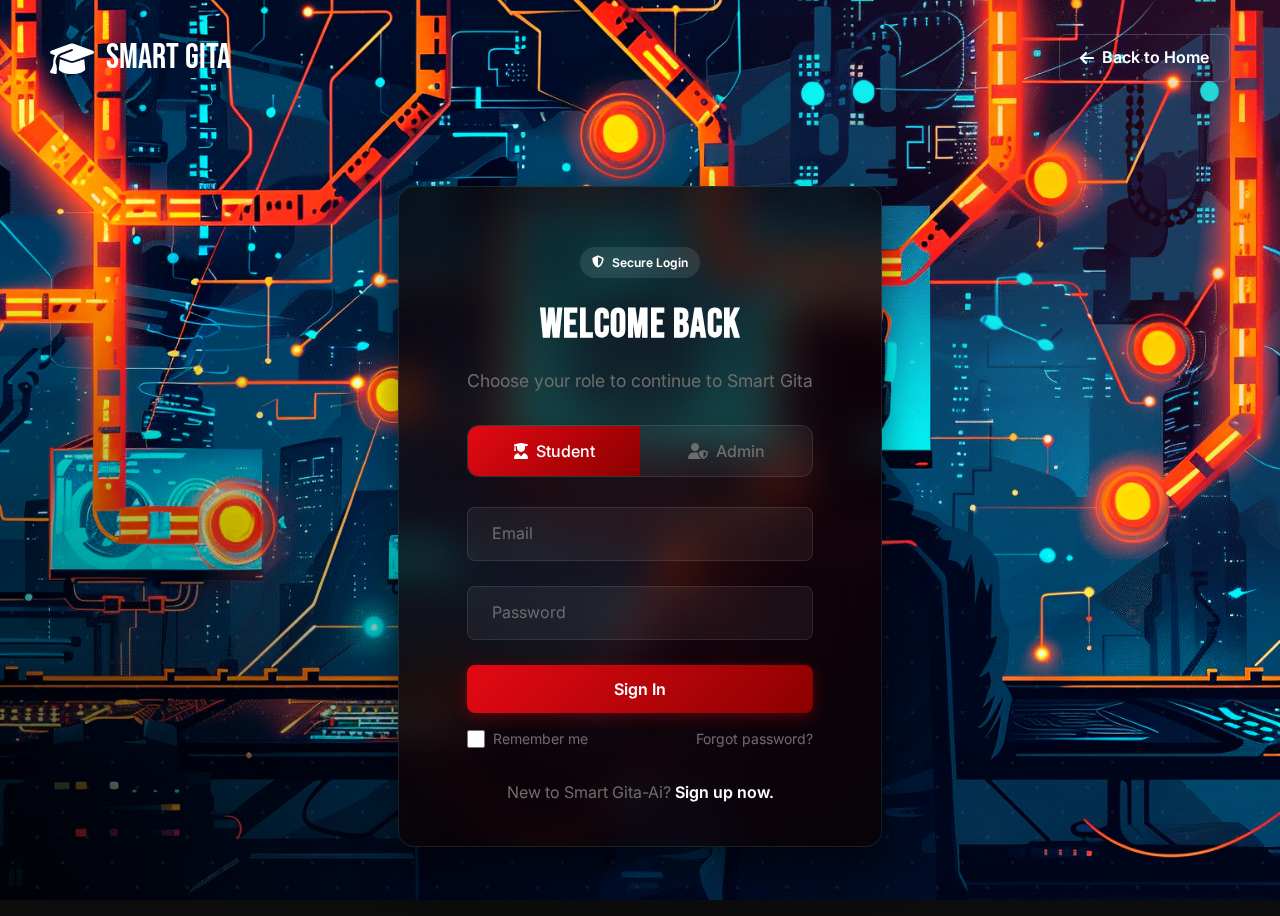
<file: admin/admin.html>
<!DOCTYPE html>
<html lang="en">
<head>
  <meta charset="UTF-8" />
  <meta name="viewport" content="width=device-width, initial-scale=1.0" />
  <title>Admin Dashboard - LearnHub AI</title>

  <link rel="stylesheet" href="../style.css" />
  <link rel="stylesheet" href="admin.css" />
  <link rel="stylesheet" href="https://cdnjs.cloudflare.com/ajax/libs/font-awesome/6.4.0/css/all.min.css" />
  <link href="https://fonts.googleapis.com/css2?family=Bebas+Neue&family=Inter:wght@300;400;500;600;700;800;900&display=swap" rel="stylesheet" />
</head>

<body>
  <header class="app-header">
    <div class="header-content">
      <a href="../index.html" class="logo">
        <i class="fas fa-graduation-cap"></i>
        <span>LearnHub AI</span>
      </a>

      <nav class="nav-menu">
        <ul>
          <li><a href="#" class="nav-link active" data-section="adminDashboard"><i class="fas fa-cog"></i> <span>Admin Panel</span></a></li>
        </ul>
      </nav>

      <div class="user-actions">
        <div class="user-menu">
          <button class="user-menu-btn" id="userMenuBtn">
            <div class="user-avatar admin-avatar"><i class="fas fa-user-shield"></i></div>
            <span id="userWelcome">Administrator</span>
            <i class="fas fa-caret-down"></i>
          </button>
          <div class="dropdown-menu" id="userDropdown">
            <!-- <a href="../profile/profile.html"><i class="fas fa-user-circle"></i> Profile</a> -->
            <a href="#" id="logoutBtn"><i class="fas fa-sign-out-alt"></i> Sign Out</a>
          </div>
        </div>
      </div>
    </div>
  </header>

  <main class="main-content">
    <section class="hero-section admin-hero">
      <div class="hero-overlay"></div>
      <div class="hero-content">
        <h1>Admin Dashboard</h1>
        <p>Manage notices, courses, and academic resources</p>
      </div>
    </section>

    <section class="content-section active" id="adminDashboardSection">
      <div class="admin-tabs">
        <div class="tab-buttons">
          <button class="tab-btn active" data-tab="notices">Notices</button>
          <button class="tab-btn" data-tab="resources">Courses</button>
          <button class="tab-btn" data-tab="academic">Academic Info</button>
        </div>

        <div class="tab-content">

          <!-- ✅ NOTICES -->
          <div class="tab-pane active" id="noticesTab">
            <div class="tab-header">
              <h3>Notices Management</h3>
              <button class="btn btn-premium" id="addNoticeBtn"><i class="fas fa-plus"></i> Add Notice</button>
            </div>

            <div class="form-container" id="noticeFormContainer" style="display:none;">
              <form id="add-notice-form" enctype="multipart/form-data">
                <input type="text" id="notice-title" placeholder="Notice Title" required />
                <textarea id="notice-content" placeholder="Notice Content" rows="4" required></textarea>
                <input type="text" id="notice-author" placeholder="Created by (optional)" />
                <input type="file" id="notice-pdf" accept=".pdf" />
                <small id="notice-pdf-preview" class="file-preview"></small>
                <div class="form-actions">
                  <button type="submit" class="btn btn-primary">Submit Notice</button>
                  <button type="button" class="btn btn-cancel" id="cancelNoticeForm">Cancel</button>
                </div>
              </form>
            </div>

            <div class="table-container">
              <table class="admin-table">
                <thead>
                  <tr>
                    <th>#</th>
                    <th>Title</th>
                    <th>Created By</th>
                    <th>PDF</th>
                    <th>Action</th>
                  </tr>
                </thead>
                <tbody id="notice-list"></tbody>
              </table>
            </div>
          </div>

          <!-- ✅ COURSES -->
          <div class="tab-pane" id="resourcesTab">
            <div class="tab-header">
              <h3>Courses Management</h3>
              <button class="btn btn-premium" id="addCourseBtn"><i class="fas fa-plus"></i> Add Course</button>
            </div>

            <div class="form-container" id="courseFormContainer" style="display:none;">
              <form id="add-course-form" enctype="multipart/form-data">
                <input type="text" id="course-title" placeholder="Course Title" required />
                <input type="text" id="course-teacher" placeholder="Instructor Name" required />
                <textarea id="course-description" placeholder="Description" rows="3" required></textarea>
                <input type="file" id="course-pdf" accept=".pdf" />
                <small id="course-pdf-preview" class="file-preview"></small>
                <input type="text" id="course-youtube" placeholder="YouTube Video Link (optional)" />
                <div class="form-actions">
                  <button type="submit" class="btn btn-primary">Add Course</button>
                  <button type="button" class="btn btn-cancel" id="cancelCourseForm">Cancel</button>
                </div>
              </form>
            </div>

            <div class="table-container">
              <table class="admin-table">
                <thead>
                  <tr>
                    <th>#</th>
                    <th>Title</th>
                    <th>Instructor</th>
                    <th>Description</th>
                    <th>PDF</th>
                    <th>Video</th>
                    <th>Action</th>
                  </tr>
                </thead>
                <tbody id="course-list"></tbody>
              </table>
            </div>
          </div>

          <!-- ✅ ACADEMIC INFO -->
          <div class="tab-pane" id="academicTab">
            <div class="tab-header">
              <h3>Academic Info Management</h3>
              <button class="btn btn-premium" id="addAcademicBtn"><i class="fas fa-plus"></i> Add Info</button>
            </div>

            <div class="form-container" id="academicFormContainer" style="display:none;">
              <form id="add-academic-form" enctype="multipart/form-data">
                <input type="text" id="info-title" placeholder="Information Title" required />
                <textarea id="info-content" placeholder="Details / Description" rows="4" required></textarea>
                <input type="file" id="academic-pdf" accept=".pdf" />
                <small id="academic-pdf-preview" class="file-preview"></small>
                <div class="form-actions">
                  <button type="submit" class="btn btn-primary">Add Info</button>
                  <button type="button" class="btn btn-cancel" id="cancelAcademicForm">Cancel</button>
                </div>
              </form>
            </div>

            <div class="table-container">
              <table class="admin-table">
                <thead>
                  <tr>
                    <th>#</th>
                    <th>Title</th>
                    <th>Description</th>
                    <th>PDF</th>
                    <th>Action</th>
                  </tr>
                </thead>
                <tbody id="academic-list"></tbody>
              </table>
            </div>
          </div>

        </div>
      </div>
    </section>
  </main>

  <script src="admin.js"></script>

  <script>
    // === User Dropdown ===
    const userMenuBtn = document.getElementById("userMenuBtn");
    const userDropdown = document.getElementById("userDropdown");
    const logoutBtn = document.getElementById("logoutBtn");

    userMenuBtn.addEventListener("click", () => userDropdown.classList.toggle("active"));
    document.addEventListener("click", (e) => {
      if (!userMenuBtn.contains(e.target) && !userDropdown.contains(e.target))
        userDropdown.classList.remove("active");
    });

    logoutBtn.addEventListener("click", (e) => {
      e.preventDefault();
      localStorage.removeItem("currentUser");
      window.location.href = "../auth/login.html";
    });

    // === Tabs ===
    const tabBtns = document.querySelectorAll(".tab-btn");
    const tabPanes = document.querySelectorAll(".tab-pane");
    tabBtns.forEach((btn) => {
      btn.addEventListener("click", () => {
        tabBtns.forEach((b) => b.classList.remove("active"));
        tabPanes.forEach((p) => p.classList.remove("active"));
        btn.classList.add("active");
        document.getElementById(btn.dataset.tab + "Tab").classList.add("active");
      });
    });

    // === Toggle Add Forms ===
    const toggleForm = (btn, formContainer, cancelBtn) => {
      btn.onclick = () => (formContainer.style.display = "block");
      cancelBtn.onclick = () => (formContainer.style.display = "none");
    };
    toggleForm(addNoticeBtn, noticeFormContainer, cancelNoticeForm);
    toggleForm(addCourseBtn, courseFormContainer, cancelCourseForm);
    toggleForm(addAcademicBtn, academicFormContainer, cancelAcademicForm);

    // === Auth Validation ===
    const userData = JSON.parse(localStorage.getItem("currentUser"));
    if (!userData) {
      alert("Please log in first.");
      window.location.href = "../auth/login.html";
    } else if (userData.role !== "admin") {
      alert("Access Denied: Admins only!");
      window.location.href = "../dashboard/dashboard.html";
    } else {
      document.getElementById("userWelcome").textContent = userData.username || "Administrator";
    }
  </script>
</body>
</html>
</file>
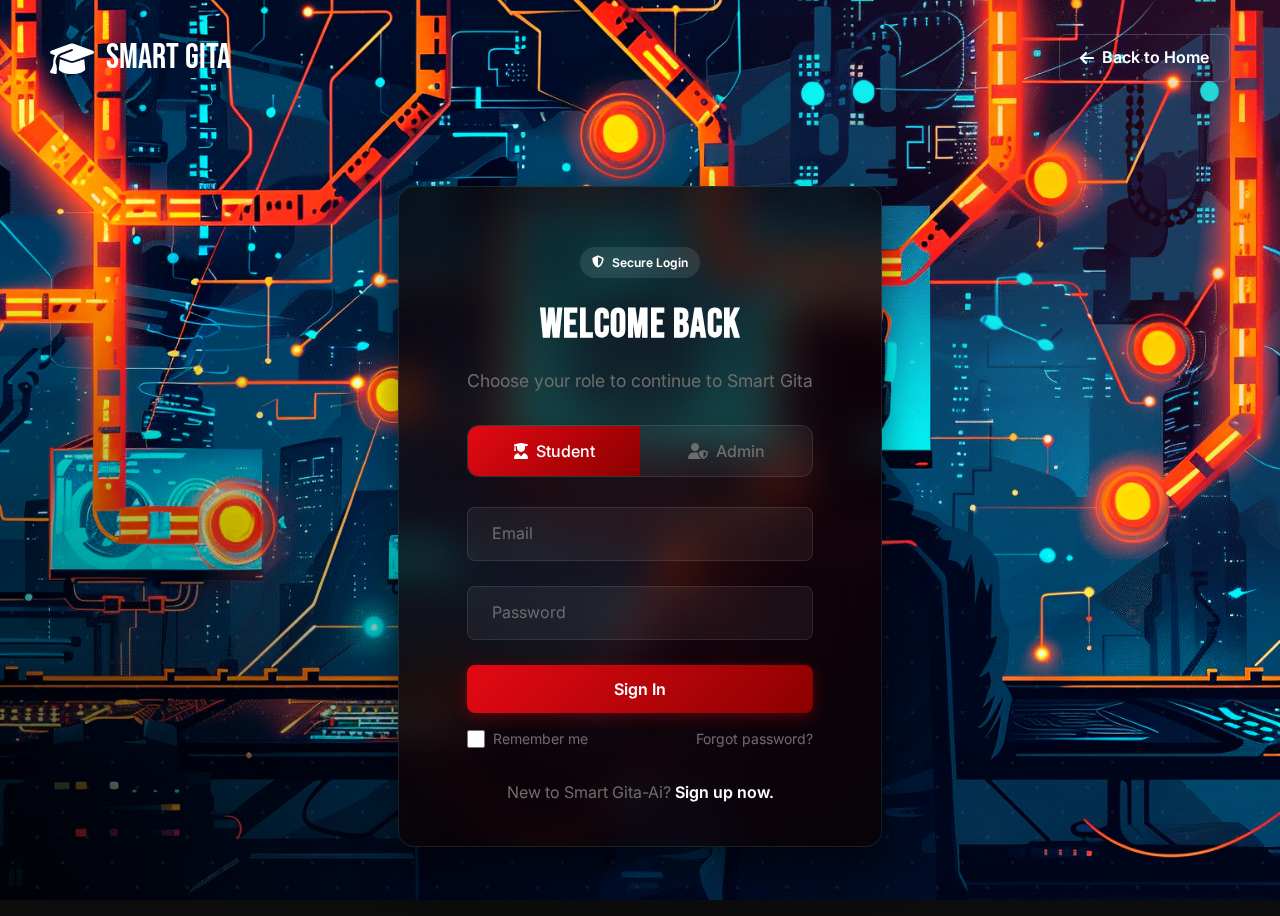
<file: auth/login.html>
<!DOCTYPE html>
<html lang="en">
<head>
    <meta charset="UTF-8">
    <meta name="viewport" content="width=device-width, initial-scale=1.0">
    <title>Login - Smart Gita</title>
    <link rel="stylesheet" href="../style.css">
    <link rel="stylesheet" href="login.css">
    <link rel="stylesheet" href="https://cdnjs.cloudflare.com/ajax/libs/font-awesome/6.4.0/css/all.min.css">
    <link href="https://fonts.googleapis.com/css2?family=Bebas+Neue&family=Inter:wght@300;400;500;600;700;800;900&display=swap" rel="stylesheet">
</head>
<body>
    <!-- Background -->
    <div class="login-background">
        <div class="bg-gradient"></div>
        <div class="bg-pattern"></div>
    </div>
    
    <!-- Header -->
    <div class="login-header">
        <a href="../index.html" class="logo">
            <i class="fas fa-graduation-cap"></i>
            <span>Smart Gita</span>
        </a>
        <a href="../index.html" class="btn-back">
            <i class="fas fa-arrow-left"></i> Back to Home
        </a>
    </div>
    
    <!-- Login Container -->
    <div class="login-container">
        <div class="login-card">
            <div class="card-glow"></div>
            <div class="login-header-content">
                <div class="welcome-badge">
                    <i class="fas fa-shield-alt"></i>
                    <span>Secure Login</span>
                </div>
                <h2>Welcome Back</h2>
                <p>Choose your role to continue to Smart Gita</p>
            </div>

            <!-- Role Selection Tabs -->
            <div class="role-selection">
                <div class="role-tabs">
                    <button class="role-tab active" data-role="user">
                        <i class="fas fa-user-graduate"></i>
                        <span>Student</span>
                    </button>
                    <button class="role-tab" data-role="admin">
                        <i class="fas fa-user-shield"></i>
                        <span>Admin</span>
                    </button>
                </div>

                <!-- STUDENT LOGIN -->
                <div class="login-form active" id="userLoginForm">
                    <form id="userForm">
                        <div class="form-group">
                            <input type="email" id="userEmail" placeholder=" " required>
                            <label for="userEmail">Email</label>
                            <div class="input-highlight"></div>
                        </div>
                        <div class="form-group">
                            <input type="password" id="userPassword" placeholder=" " required>
                            <label for="userPassword">Password</label>
                            <div class="input-highlight"></div>
                        </div>
                        <button type="submit" class="btn btn-premium btn-full">
                            <span>Sign In</span>
                            <div class="btn-shine"></div>
                        </button>
                        <div class="form-options">
                            <label class="checkbox premium-checkbox">
                                <input type="checkbox" class="checkmark" id="rememberMe">
                                <!-- <span class="checkmark"></span> -->
                                Remember me
                            </label>
                            <a href="#" class="help-link" id="forgotPassword">Forgot password?</a>
                        </div>
                    </form>
                    <div class="form-footer">
                        <p>New to Smart Gita-Ai? <a href="signup.html">Sign up now.</a></p>
                    </div>
                </div>

                <!-- STUDENT FORGOT PASSWORD -->
                <div class="login-form" id="forgotPasswordForm">
                    <form id="resetPasswordForm">
                        <div class="form-group">
                            <input type="email" id="resetEmail" placeholder=" " required>
                            <label for="resetEmail">Email</label>
                            <div class="input-highlight"></div>
                        </div>
                        <div class="form-group">
                            <input type="password" id="resetPassword" placeholder=" " required>
                            <label for="resetPassword">New Password</label>
                            <div class="input-highlight"></div>
                        </div>
                        <button type="submit" class="btn btn-premium btn-full">
                            <span>Update Password</span>
                            <div class="btn-shine"></div>
                        </button>
                    </form>
                    <div class="form-footer">
                        <p>Remember your password? <a href="#" id="backToLogin">Back to sign in</a></p>
                    </div>
                </div>

                <!-- ADMIN LOGIN -->
                <div class="login-form" id="adminLoginForm">
                    <form id="adminForm">
                        <div class="form-group">
                            <input type="text" id="adminEmail" placeholder=" " required>
                            <label for="adminEmail">Admin ID</label>
                            <div class="input-highlight"></div>
                        </div>
                        <div class="form-group">
                            <input type="password" id="adminPassword" placeholder=" " required>
                            <label for="adminPassword">Password</label>
                            <div class="input-highlight"></div>
                        </div>
                        <button type="submit" class="btn btn-premium btn-full">
                            <span>Sign In as Admin</span>
                            <div class="btn-shine"></div>
                        </button>
                    </form>
                    <div class="form-footer">
                        <p><a href="#" id="adminForgotPassword">Forgot Admin Password?</a></p>
                    </div>
                    <div class="admin-note">
                        <p><i class="fas fa-shield-alt"></i> Admin access is restricted to authorized personnel only.</p>
                    </div>
                </div>

                <!-- ADMIN FORGOT PASSWORD -->
                <div class="login-form" id="adminForgotPasswordForm">
                    <form id="adminResetForm">
                        <div class="form-group">
                            <input type="text" id="resetAdminID" placeholder=" " required>
                            <label for="resetAdminID">Admin ID</label>
                            <div class="input-highlight"></div>
                        </div>
                        <div class="form-group">
                            <input type="password" id="resetAdminPassword" placeholder=" " required>
                            <label for="resetAdminPassword">New Password</label>
                            <div class="input-highlight"></div>
                        </div>
                        <button type="submit" class="btn btn-premium btn-full">
                            <span>Update Admin Password</span>
                            <div class="btn-shine"></div>
                        </button>
                    </form>
                    <div class="form-footer">
                        <p>Remember your password? <a href="#" id="backToAdminLogin">Back to Admin Login</a></p>
                    </div>
                </div>
            </div>
        </div>
    </div>

    <!-- Notification container -->
    <div id="notificationContainer"></div>

    <script src="login.js"></script>
</body>
</html>
</file>
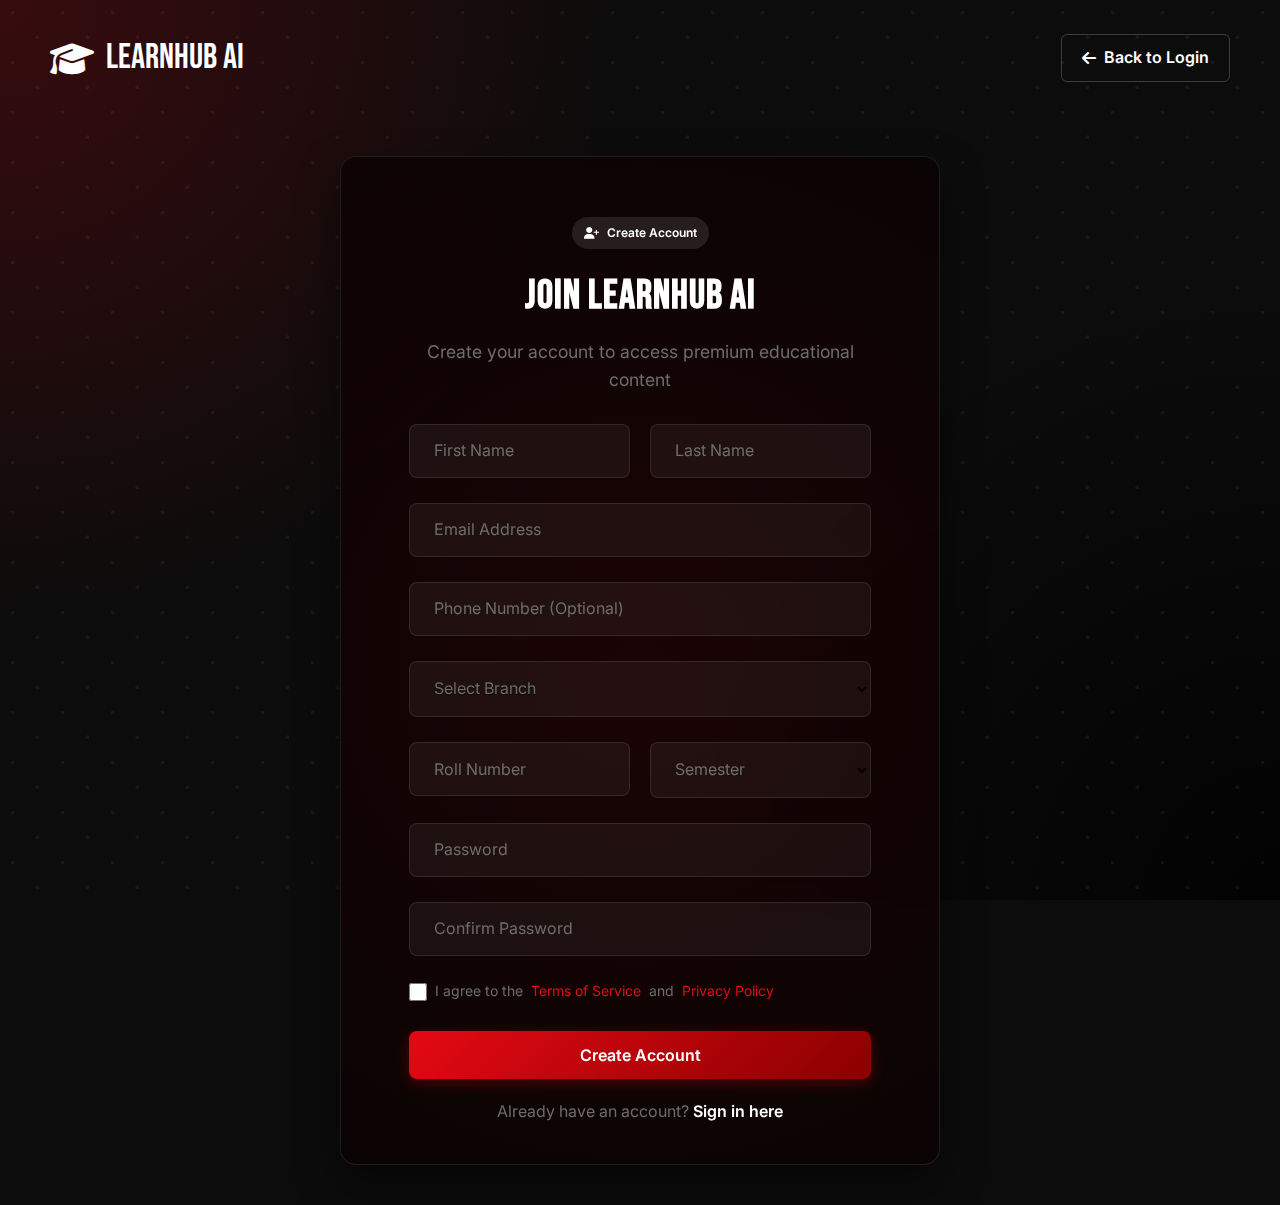
<file: auth/signup.html>
<!DOCTYPE html>
<html lang="en">
<head>
    <meta charset="UTF-8">
    <meta name="viewport" content="width=device-width, initial-scale=1.0">
    <title>Sign Up - LearnHub AI</title>
    <link rel="stylesheet" href="../style.css">
    <link rel="stylesheet" href="signup.css">
    <link rel="stylesheet" href="https://cdnjs.cloudflare.com/ajax/libs/font-awesome/6.4.0/css/all.min.css">
    <link href="https://fonts.googleapis.com/css2?family=Bebas+Neue&family=Inter:wght@300;400;500;600;700;800;900&display=swap" rel="stylesheet">
</head>
<body>
    <div class="signup-background">
        <div class="bg-gradient"></div>
        <div class="bg-pattern"></div>
    </div>
    
    <div class="signup-header">
        <a href="../index.html" class="logo">
            <i class="fas fa-graduation-cap"></i>
            <span>LearnHub AI</span>
        </a>
        <a href="login.html" class="btn-back">
            <i class="fas fa-arrow-left"></i> Back to Login
        </a>
    </div>
    
    <div class="signup-container">
        <div class="signup-card">
            <div class="card-glow"></div>
            <div class="signup-header-content">
                <div class="welcome-badge">
                    <i class="fas fa-user-plus"></i>
                    <span>Create Account</span>
                </div>
                <h2>Join LearnHub AI</h2>
                <p>Create your account to access premium educational content</p>
            </div>

            <form id="signupForm">
                <!-- First + Last Name -->
                <div class="form-row">
                    <div class="form-group">
                        <input type="text" id="firstName" placeholder=" " required>
                        <label for="firstName">First Name</label>
                        <div class="input-highlight"></div>
                    </div>
                    <div class="form-group">
                        <input type="text" id="lastName" placeholder=" " required>
                        <label for="lastName">Last Name</label>
                        <div class="input-highlight"></div>
                    </div>
                </div>
                
                <!-- Email -->
                <div class="form-group">
                    <input type="email" id="email" placeholder=" " required>
                    <label for="email">Email Address</label>
                    <div class="input-highlight"></div>
                </div>
                
                <!-- Phone (Optional) -->
                <div class="form-group">
                    <input type="text" id="phone" placeholder=" ">
                    <label for="phone">Phone Number (Optional)</label>
                    <div class="input-highlight"></div>
                </div>

                <!-- Branch -->
                <div class="form-group">
                    <select id="branch" name="branch" required>
                        <option value="" disabled selected hidden>Select Branch</option>
                        <option value="cse">Computer Science &amp; Engineering</option>
                        <option value="it">Information Technology</option>
                        <option value="ece">Electronics &amp; Communication</option>
                        <option value="eee">Electrical &amp; Electronics</option>
                        <option value="mech">Mechanical Engineering</option>
                        <option value="civil">Civil Engineering</option>
                    </select>
                    <label for="branch">Select Branch</label>
                    <div class="input-highlight"></div>
                </div>

                <!-- Roll Number + Semester -->
                <div class="form-row">
                    <div class="form-group">
                        <input type="text" id="rollNumber" placeholder=" " required>
                        <label for="rollNumber">Roll Number</label>
                        <div class="input-highlight"></div>
                    </div>
                    <div class="form-group">
                        <select id="semester" name="semester" required>
                            <option value="" disabled selected hidden></option>
                            <option value="1">1st Semester</option>
                            <option value="2">2nd Semester</option>
                            <option value="3">3rd Semester</option>
                            <option value="4">4th Semester</option>
                            <option value="5">5th Semester</option>
                            <option value="6">6th Semester</option>
                            <option value="7">7th Semester</option>
                            <option value="8">8th Semester</option>
                        </select>
                        <label for="semester">Semester</label>
                        <div class="input-highlight"></div>
                    </div>
                </div>
                
                <!-- Password -->
                <div class="form-group">
                    <input type="password" id="password" placeholder=" " required>
                    <label for="password">Password</label>
                    <div class="input-highlight"></div>
                </div>
                
                <!-- Confirm Password -->
                <div class="form-group">
                    <input type="password" id="confirmPassword" placeholder=" " required>
                    <label for="confirmPassword">Confirm Password</label>
                    <div class="input-highlight"></div>
                </div>
                
                <!-- Terms -->
                <div class="form-options">
                    <label class="checkbox premium-checkbox">
                        <input type="checkbox" class="checkmark" id="agreeTerms" required>
                        <!-- <span class="checkmark" id="agreeTerms"></span> -->
                        I agree to the <a href="#" class="link">Terms of Service</a> and <a href="#" class="link">Privacy Policy</a>
                    </label>
                </div>
                
                <!-- Submit -->
                <button type="submit" class="btn btn-premium btn-full">
                    <span>Create Account</span>
                    <div class="btn-shine"></div>
                </button>
            </form>
            
            <div class="form-footer">
                <p>Already have an account? <a href="login.html">Sign in here</a></p>
            </div>
        </div>
    </div>

    <div id="notificationContainer"></div>

    <script src="signup.js"></script>
</body>
</html>
</file>
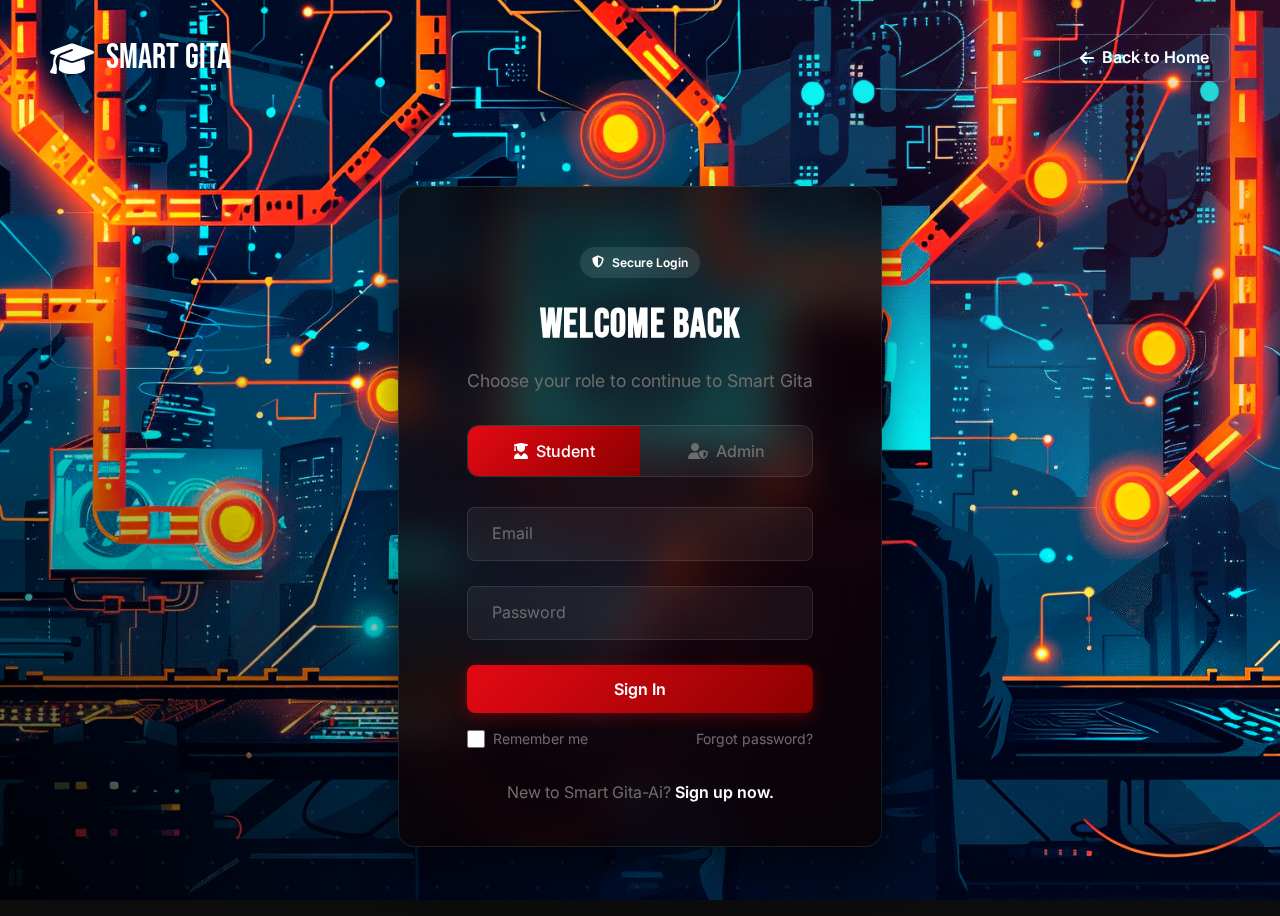
<file: dashboard/dashboard.html>
<!DOCTYPE html>
<html lang="en">
<head>
  <meta charset="UTF-8" />
  <meta name="viewport" content="width=device-width, initial-scale=1.0"/>
  <title>Dashboard - Smart Gita</title>

  <!-- Styles -->
  <link rel="stylesheet" href="../style.css"/>
  <link rel="stylesheet" href="dashboard.css"/>
  <link
    rel="stylesheet"
    href="https://cdnjs.cloudflare.com/ajax/libs/font-awesome/6.4.0/css/all.min.css"/>
  <link
    href="https://fonts.googleapis.com/css2?family=Bebas+Neue&family=Inter:wght@300;400;500;600;700;800;900&display=swap"
    rel="stylesheet"
  />
</head>
<body>
  <!-- Header -->
  <header class="app-header">
    <div class="header-content">
      <a href="../index.html" class="logo">
        <i class="fas fa-graduation-cap"></i>
        <span>Smart Gita</span>
      </a>

      <!-- Navigation -->
      <nav class="nav-menu">
        <ul>
          <li>
            <a href="#" class="nav-link active" data-section="courses">
              <i class="fas fa-play-circle"></i>
              <span>Courses</span>
            </a>
          </li>
          <li>
            <a href="#" class="nav-link" data-section="noticeBoard">
              <i class="fas fa-bullhorn"></i>
              <span>Notice Board</span>
            </a>
          </li>
          <li>
            <a href="#" class="nav-link" data-section="academicInfo">
              <i class="fas fa-book-open"></i>
              <span>Academic Info</span>
            </a>
          </li>
          <li>
            <a href="#" class="nav-link" data-section="contactUs">
              <i class="fas fa-envelope"></i>
              <span>Contact</span>
            </a>
          </li>
        </ul>
      </nav>

      <!-- User actions -->
      <div class="user-actions">
        <div class="search-container">
          <i class="fas fa-search"></i>
          <input type="text" placeholder="Search..." id="globalSearch" />
        </div>

        <div class="user-menu">
          <button class="user-menu-btn" id="userMenuBtn">
            <div class="user-avatar">
              <i class="fas fa-user-graduate"></i>
            </div>
            <span id="userWelcome">Student</span>
            <i class="fas fa-caret-down"></i>
          </button>

          <!-- User Dropdown -->
          <div class="user-dropdown" id="userDropdown">
            <a href="../profile/profile.html">
              <i class="fas fa-user-circle"></i> Profile
            </a>
            <a href="#" id="logoutBtn">
              <i class="fas fa-sign-out-alt"></i> Sign Out
            </a>
          </div>
        </div>

        <!-- Mobile menu -->
        <button class="mobile-menu-btn" id="mobileMenuBtn">
          <i class="fas fa-bars"></i>
        </button>
      </div>
    </div>
  </header>

  <!-- Main -->
  <main class="main-content">
    <!-- Hero -->
    <section class="hero-section" id="dashboardHero">
      <div class="hero-overlay"></div>
      <div class="hero-content">
        <h1>Welcome to Your Dashboard</h1>
        <p>Stay updated with college notices, access academic resources, and manage your learning journey.</p>
      </div>
    </section>

    <!-- Courses -->
    <section class="content-section active" id="coursesSection">
      <div class="section-header">
        <h2 class="section-title">Courses</h2>
        <div class="admin-controls" id="courseAdminControls" style="display: none;">
          <button class="btn btn-cyan glossy-btn" id="addCourseBtn">
            <i class="fas fa-plus"></i> Add Course
          </button>
        </div>
      </div>
      <div class="courses-container" id="coursesContainer"></div>
    </section>

    <!-- Notice Board -->
    <section class="content-section" id="noticeBoardSection">
      <div class="section-header">
        <h2 class="section-title">College Notice Board</h2>
        <div class="admin-controls" id="noticeAdminControls" style="display: none;">
          <button class="btn btn-purple glossy-btn" id="addNoticeBtn">
            <i class="fas fa-plus"></i> Add New Notice
          </button>
        </div>
      </div>
      <div class="notices-container" id="noticesContainer"></div>
    </section>

    <!-- Academic Info -->
    <section class="content-section" id="academicInfoSection">
      <div class="section-header">
        <h2 class="section-title">Academic Resources</h2>
        <div class="admin-controls" id="academicAdminControls" style="display: none;">
          <button class="btn btn-cyan glossy-btn" id="addAcademicBtn">
            <i class="fas fa-plus"></i> Add Resource
          </button>
        </div>
      </div>
      <div class="academic-grid" id="academicInfoContainer"></div>
    </section>

    <!-- Contact -->
    <section class="content-section" id="contactUsSection">
      <h2 class="section-title">Contact Us</h2>
      <div class="contact-container">
        <div class="contact-info">
  <div class="contact-card">
    <div class="contact-icon"><i class="fas fa-map-marker-alt"></i></div>
    <div class="contact-details">
      <h3>Address</h3>
      <p>
        <a href="https://www.google.com/maps/search/?api=1&query=GITA+Autonomous+College+Bhubaneswar+Odisha" target="_blank">
          GITA Autonomous College<br />Bhubaneswar, Odisha
        </a>
      </p>
    </div>
  </div>

  <div class="contact-card">
    <div class="contact-icon"><i class="fas fa-phone"></i></div>
    <div class="contact-details">
      <h3>Phone</h3>
      <p>
        <a href="tel:+916742461881">+91 674 246 1881</a><br />
        <a href="tel:+919876543210">+91 98765 43210</a>
      </p>
    </div>
  </div>

  <div class="contact-card">
    <div class="contact-icon"><i class="fas fa-envelope"></i></div>
    <div class="contact-details">
      <h3>Email</h3>
      <p>
        <a href="mailto:info@gita.edu.in">info@gita.edu.in</a><br />
        <a href="mailto:principal@gita.edu.in">principal@gita.edu.in</a>
      </p>
    </div>
  </div>
</div>

        <div class="contact-form">
          <h3>Send us a Message</h3>
          <form id="contactForm">
            <div class="form-row">
              <div class="form-group">
                <input type="text" id="contactName" name="name" placeholder=" " required />
                <label for="contactName">Your Name</label>
                <div class="input-highlight"></div>
              </div>
              <div class="form-group">
                <input type="text" id="contactBranch" name="branch" placeholder=" " required />
                <label for="contactBranch">Your Branch</label>
                <div class="input-highlight"></div>
              </div>
            </div>
            <div class="form-row">
              <div class="form-group">
                <input type="text" id="contactRoll" name="roll" placeholder=" " required />
                <label for="contactRoll">Roll Number</label>
                <div class="input-highlight"></div>
              </div>
              <div class="form-group">
                <input type="email" id="contactEmail" name="email" placeholder=" " required />
                <label for="contactEmail">Your Email</label>
                <div class="input-highlight"></div>
              </div>
            </div>
            <div class="form-group">
              <textarea id="contactMessage" name="message" placeholder=" " required></textarea>
              <label for="contactMessage">Message</label>
              <div class="input-highlight"></div>
            </div>
            <button type="submit" class="btn btn-cyan glossy-btn">
              <span>Send Message</span>
            </button>
          </form>
        </div>
      </div>
    </section>
  </main>

   <!-- Notice Modal -->

  <div class="modal" id="noticeModal">
    <div class="modal-backdrop"></div>
    <div class="modal-content">
      <div class="modal-header">
        <h3 id="noticeModalTitle">Add New Notice</h3>
        <button class="modal-close" id="closeNoticeModal">&times;</button>
      </div>

      <form id="noticeForm">
        <div class="form-group">
          <input type="text" id="noticeTitle" placeholder=" " required />
          <label for="noticeTitle">Notice Title</label>
          <div class="input-highlight"></div>
        </div>
        <div class="form-group">
          <textarea id="noticeDescription" placeholder=" " required></textarea>
          <label for="noticeDescription">Description</label>
          <div class="input-highlight"></div>
        </div>

        <div class="form-group">
          <input type="file" id="noticeFile" accept=".pdf,.doc,.jpg,.png" />
          <label for="noticeFile">Upload File (Optional)</label>
          <div class="input-highlight"></div>
        </div>
        <div class="modal-actions">
          <button type="button" class="btn btn-outline-premium" id="cancelNotice">Cancel</button>
          <button type="submit" class="btn btn-premium">Save Notice</button>
        </div>
      </form>
    </div>
  </div>

  <!-- Course Modal -->
  <div class="modal" id="courseModal">
    <div class="modal-backdrop"></div>
    <div class="modal-content">
      <div class="modal-header">
        <h3 id="courseModalTitle">Add New Course</h3>
        <button class="modal-close" id="closeCourseModal">&times;</button>
      </div>
      <form id="courseForm">
        <div class="form-group">\
          <input type="text" id="courseTitle" placeholder=" " required />
          <label for="courseTitle">Course Title</label>
          <div class="input-highlight"></div>
        </div>
        <div class="form-group">
          <textarea id="courseDescription" placeholder=" " required></textarea>
          <label for="courseDescription">Description</label>
          <div class="input-highlight"></div>
        </div>
        <div class="form-group">
          <input type="text" id="courseTeacher" placeholder=" " />
          <label for="courseTeacher">Teacher Name</label>
          <div class="input-highlight"></div>
        </div>
        <div class="form-group">
          <input type="url" id="courseYoutube" placeholder=" " />
          <label for="courseYoutube">YouTube Link (Optional)</label>
          <div class="input-highlight"></div>
        </div>
        <div class="form-group">
          <input type="file" id="coursePdf" accept=".pdf" />
          <label for="coursePdf">Upload PDF (Optional)</label>
          <div class="input-highlight"></div>
        </div>
        <div class="modal-actions">
          <button type="button" class="btn btn-outline-premium" id="cancelCourse">Cancel</button>
          <button type="submit" class="btn btn-premium">Save Course</button>
        </div>
      </form>
    </div>
  </div>
  <!-- Academic Modal -->

  <div class="modal" id="academicModal">
    <div class="modal-backdrop"></div>
    <div class="modal-content">
      <div class="modal-header">\
        <h3 id="academicModalTitle">Add Academic Resource</h3>
        <button class="modal-close" id="closeAcademicModal">&times;</button>
      </div>
      <form id="academicForm">
        <div class="form-group">
          <input type="text" id="academicTitle" placeholder=" " required />
          <label for="academicTitle">Resource Title</label>
          <div class="input-highlight"></div>
        </div>
        <div class="form-group">
          <textarea id="academicDescription" placeholder=" " required></textarea>
          <label for="academicDescription">Description</label>
          <div class="input-highlight"></div>
        </div>
        <div class="form-group">
          <select id="academicType" required>
            <option value="">Select Type</option>
            <option value="syllabus">Syllabus</option>
            <option value="notes">Study Notes</option>
            <option value="question">Question Papers</option>
            <option value="timetable">Timetable</option>
            <option value="other">Other</option>
          </select>
          <label for="academicType">Resource Type</label>
          <div class="input-highlight"></div>
        </div>
        <div class="form-group">
          <input type="file" id="academicPdf" accept=".pdf" required />
          <label for="academicPdf">Upload PDF</label>
          <div class="input-highlight"></div>
        </div>
        <div class="modal-actions">
          <button type="button" class="btn btn-outline-premium" id="cancelAcademic">Cancel</button>
          <button type="submit" class="btn btn-premium">Save Resource</button>
        </div>
      </form>
    </div>
  </div>

  <!-- Notifications -->
  <div id="notificationContainer"></div>

  <!-- Scripts -->
  <script src="dashboard.js"></script>
</body>
</html>
</file>
<file: style.css>
:root {
    --premium-red: #e50914;
    --premium-dark: #0c0c0c;
    --premium-black: #000000;
    --premium-gray: #1a1a1a;
    --premium-light-gray: #6d6d6d;
    --premium-white: #ffffff;
    --premium-gold: #ffd700;
    --premium-silver: #c0c0c0;
    --premium-gradient: linear-gradient(135deg, #e50914 0%, #8b0000 100%);
    --premium-gradient-light: linear-gradient(135deg, #ff6b6b 0%, #e50914 100%);
    --glass-bg: rgba(255, 255, 255, 0.05);
    --glass-border: rgba(255, 255, 255, 0.1);
    --font-bebas: 'Bebas Neue', cursive;
    --font-inter: 'Inter', sans-serif;
    
    
    --chatbot-bg: #1a1a1a;
    --chatbot-header-bg: #0c0c0c;
    --chatbot-border: rgba(229, 9, 20, 0.3);
    --chatbot-accent: #e50914;
}

* {
    margin: 0;
    padding: 0;
    box-sizing: border-box;
}

body {
    font-family: var(--font-inter);
    background-color: var(--premium-dark);
    color: var(--premium-white);
    line-height: 1.6;
    overflow-x: hidden;
}

.container {
    max-width: 1400px;
    margin: 0 auto;
    padding: 0 20px;
}


.btn {
    padding: 14px 28px;
    border: none;
    border-radius: 8px;
    font-family: var(--font-inter);
    font-size: 16px;
    font-weight: 600;
    cursor: pointer;
    transition: all 0.4s cubic-bezier(0.25, 0.46, 0.45, 0.94);
    text-decoration: none;
    display: inline-flex;
    align-items: center;
    gap: 10px;
    position: relative;
    overflow: hidden;
}

.btn-premium {
    background: var(--premium-gradient);
    color: var(--premium-white);
    box-shadow: 0 4px 15px rgba(229, 9, 20, 0.3);
}

.btn-premium:hover {
    transform: translateY(-3px);
    box-shadow: 0 8px 25px rgba(229, 9, 20, 0.5);
}

.btn-premium:active {
    transform: translateY(-1px);
}

.btn-outline-premium {
    background: transparent;
    border: 2px solid var(--premium-red);
    color: var(--premium-white);
}

.btn-outline-premium:hover {
    background: rgba(229, 9, 20, 0.1);
    transform: translateY(-3px);
}

.btn-full {
    width: 100%;
    justify-content: center;
}

.btn-shine {
    position: absolute;
    top: 0;
    left: -100%;
    width: 100%;
    height: 100%;
    background: linear-gradient(90deg, transparent, rgba(255, 255, 255, 0.2), transparent);
    transition: left 0.7s ease;
}

.btn-premium:hover .btn-shine {
    left: 100%;
}


.landing-page {
    min-height: 100vh;
    background: linear-gradient(rgba(0, 0, 0, 0.7), rgba(0, 0, 0, 0.7)),
                url('assets/images/ex-bg.jpg');
    background-size: cover;
    background-position: center;
    background-attachment: fixed;
    position: relative;
    overflow: hidden;
}

.landing-page:not(.active) {
    display: none;
}

.landing-overlay {
    min-height: 100vh;
    display: flex;
    flex-direction: column;
    position: relative;
    z-index: 2;
}

.landing-header {
    display: flex;
    justify-content: space-between;
    align-items: center;
    padding: 30px 50px;
}

.landing-header .logo {
    display: flex;
    align-items: center;
    gap: 12px;
    font-family: var(--font-bebas);
    font-size: 2.5rem;
    color: var(--premium-white);
    text-shadow: 0 2px 10px rgba(0, 0, 0, 0.5);
}

.landing-header .logo i {
    font-size: 2.8rem;
    color: var(--premium-red);
}

.btn-login {
    background: rgba(255, 255, 255, 0.1);
    backdrop-filter: blur(10px);
    border: 1px solid rgba(255, 255, 255, 0.2);
    color: var(--premium-white);
    padding: 10px 20px;
    border-radius: 6px;
    font-weight: 600;
    cursor: pointer;
    transition: all 0.3s ease;
}

.btn-login:hover {
    background: rgba(255, 255, 255, 0.2);
}

.landing-content {
    flex: 1;
    display: flex;
    flex-direction: column;
    justify-content: center;
    align-items: center;
    text-align: center;
    padding: 0 20px;
    max-width: 900px;
    margin: 0 auto;
}

.hero-badge {
    display: inline-flex;
    align-items: center;
    gap: 8px;
    background: rgba(255, 215, 0, 0.1);
    border: 1px solid rgba(255, 215, 0, 0.3);
    color: var(--premium-gold);
    padding: 8px 16px;
    border-radius: 30px;
    font-size: 14px;
    font-weight: 600;
    margin-bottom: 30px;
    backdrop-filter: blur(10px);
}

.hero-title {
    font-family: var(--font-bebas);
    font-size: 5rem;
    font-weight: 700;
    letter-spacing: 3px;
    margin-bottom: 25px;
    line-height: 1.1;
    text-shadow: 0 2px 10px rgba(0, 0, 0, 0.5);
}

.title-line {
    display: block;
}

.hero-description {
    font-size: 1.3rem;
    margin-bottom: 40px;
    opacity: 0.9;
    line-height: 1.6;
    max-width: 600px;
}

.hero-actions {
    display: flex;
    gap: 20px;
    flex-wrap: wrap;
    justify-content: center;
}

.scrolling-banner {
    position: absolute;
    bottom: 0;
    left: 0;
    width: 100%;
    background: linear-gradient(90deg, var(--premium-red), #8b0000);
    padding: 15px 0;
    overflow: hidden;
}

.banner-content {
    display: flex;
    animation: scrollBanner 30s linear infinite;
    white-space: nowrap;
}

.banner-item {
    display: flex;
    align-items: center;
    gap: 10px;
    padding: 0 40px;
    font-weight: 600;
    font-size: 1.1rem;
}

@keyframes scrollBanner {
    0% { transform: translateX(0); }
    100% { transform: translateX(-50%); }
}

.floating-elements {
    position: absolute;
    top: 0;
    left: 0;
    width: 100%;
    height: 100%;
    z-index: 1;
}

.floating-element {
    position: absolute;
    border-radius: 50%;
    background: radial-gradient(circle, var(--premium-red), transparent);
    opacity: 0.1;
    animation: float 15s infinite linear;
}

.element-1 {
    width: 200px;
    height: 200px;
    top: 10%;
    left: 10%;
    animation-duration: 20s;
}

.element-2 {
    width: 150px;
    height: 150px;
    top: 60%;
    right: 15%;
    animation-duration: 25s;
    animation-delay: 2s;
}

.element-3 {
    width: 100px;
    height: 100px;
    bottom: 20%;
    left: 20%;
    animation-duration: 18s;
    animation-delay: 5s;
}

.element-4 {
    width: 120px;
    height: 120px;
    top: 30%;
    right: 25%;
    animation-duration: 22s;
    animation-delay: 7s;
}

@keyframes float {
    0% { transform: translateY(0) rotate(0deg); }
    50% { transform: translateY(-20px) rotate(180deg); }
    100% { transform: translateY(0) rotate(360deg); }
}


.main-app {
    display: none;
    min-height: 100vh;
    background-color: var(--premium-dark);
}

.main-app.active {
    display: block;
}


.app-header {
    position: fixed;
    top: 0;
    width: 100%;
    z-index: 1000;
    transition: all 0.4s ease;
    background: linear-gradient(to bottom, rgba(0,0,0,0.9) 0%, transparent 100%);
}

.app-header.scrolled {
    background: rgba(0, 0, 0, 0.95);
    backdrop-filter: blur(10px);
    box-shadow: 0 5px 20px rgba(0, 0, 0, 0.3);
}

.header-content {
    display: flex;
    align-items: center;
    justify-content: space-between;
    padding: 20px 50px;
}

.header-content .logo {
    display: flex;
    align-items: center;
    gap: 12px;
    font-family: var(--font-bebas);
    font-size: 2.2rem;
    color: var(--premium-white);
    text-decoration: none;
}

.nav-menu ul {
    display: flex;
    list-style: none;
    gap: 30px;
}

.nav-link {
    text-decoration: none;
    color: var(--premium-light-gray);
    font-family: var(--font-inter);
    font-weight: 500;
    font-size: 16px;
    transition: all 0.3s ease;
    position: relative;
    display: flex;
    align-items: center;
    gap: 8px;
    padding: 10px 0;
}

.nav-link.active {
    color: var(--premium-white);
    font-weight: 600;
    background: rgba(229, 9, 20, 0.1);
    border-radius: 6px;
    padding: 10px 15px;
}

.nav-link.active::after {
    content: '';
    position: absolute;
    bottom: 0;
    left: 0;
    width: 100%;
    height: 2px;
    background: var(--premium-gradient);
}

.nav-link:hover {
    color: var(--premium-white);
    background: rgba(229, 9, 20, 0.05);
    border-radius: 6px;
    padding: 10px 15px;
}

.user-actions {
    display: flex;
    align-items: center;
    gap: 20px;
}

.search-container {
    position: relative;
}

.search-container i {
    position: absolute;
    left: 15px;
    top: 50%;
    transform: translateY(-50%);
    color: var(--premium-light-gray);
}

.search-container input {
    padding: 10px 15px 10px 40px;
    background: rgba(255, 255, 255, 0.1);
    border: 1px solid rgba(255, 255, 255, 0.1);
    border-radius: 6px;
    color: var(--premium-white);
    font-family: var(--font-inter);
    font-size: 14px;
    width: 200px;
    transition: all 0.3s ease;
}

.search-container input:focus {
    outline: none;
    width: 250px;
    border-color: var(--premium-red);
}

.user-menu {
    position: relative;
}

.user-menu-btn {
    display: flex;
    align-items: center;
    gap: 10px;
    background: rgba(255, 255, 255, 0.1);
    border: 1px solid rgba(255, 255, 255, 0.1);
    color: var(--premium-white);
    font-family: var(--font-inter);
    font-size: 14px;
    cursor: pointer;
    padding: 8px 15px;
    border-radius: 6px;
    transition: all 0.3s ease;
}

.user-menu-btn:hover {
    background: rgba(255, 255, 255, 0.2);
}

.user-avatar {
    width: 30px;
    height: 30px;
    border-radius: 50%;
    background: var(--premium-gradient);
    display: flex;
    align-items: center;
    justify-content: center;
}

.dropdown-menu {
    position: absolute;
    top: 100%;
    right: 0;
    background: rgba(0, 0, 0, 0.9);
    backdrop-filter: blur(10px);
    border-radius: 8px;
    box-shadow: 0 10px 30px rgba(0, 0, 0, 0.5);
    padding: 10px 0;
    min-width: 180px;
    display: none;
    z-index: 1000;
    border: 1px solid rgba(255, 255, 255, 0.1);
}

.dropdown-menu.show {
    display: block;
    animation: fadeIn 0.3s ease;
}

@keyframes fadeIn {
    from { opacity: 0; transform: translateY(-10px); }
    to { opacity: 1; transform: translateY(0); }
}

.dropdown-menu a {
    display: flex;
    align-items: center;
    gap: 12px;
    padding: 12px 20px;
    text-decoration: none;
    color: var(--premium-white);
    font-family: var(--font-inter);
    font-size: 14px;
    transition: all 0.3s ease;
}

.dropdown-menu a:hover {
    background: rgba(255, 255, 255, 0.1);
}

.mobile-menu-btn {
    display: none;
    background: none;
    border: none;
    color: var(--premium-white);
    font-size: 1.5rem;
    cursor: pointer;
}


.main-content {
    padding-top: 80px;
}

.content-section {
    display: none;
}

.content-section.active {
    display: block;
    animation: fadeIn 0.5s ease;
}


.hero-section {
    position: relative;
    height: 70vh;
    background: linear-gradient(rgba(0, 0, 0, 0.6), rgba(0, 0, 0, 0.6)),
                url('https://images.unsplash.com/photo-1523050854058-8df90110c9f1?ixlib=rb-4.0.3&auto=format&fit=crop&w=2000&q=80');
    background-size: cover;
    background-position: center;
    display: flex;
    align-items: center;
    justify-content: center;
    text-align: center;
    margin-bottom: 50px;
}

.hero-overlay {
    position: absolute;
    top: 0;
    left: 0;
    width: 100%;
    height: 100%;
    background: linear-gradient(45deg, rgba(229, 9, 20, 0.2), transparent);
}

.hero-content {
    position: relative;
    z-index: 2;
    max-width: 800px;
    padding: 0 20px;
}

.hero-content h1 {
    font-family: var(--font-bebas);
    font-size: 4.5rem;
    letter-spacing: 3px;
    margin-bottom: 20px;
    text-shadow: 0 2px 10px rgba(0, 0, 0, 0.5);
}

.hero-content p {
    font-size: 1.3rem;
    margin-bottom: 30px;
    color: var(--premium-light-gray);
    line-height: 1.6;
}


.section-title {
    font-family: var(--font-bebas);
    font-size: 2.5rem;
    letter-spacing: 2px;
    margin-bottom: 30px;
    padding-left: 20px;
    position: relative;
}

.section-title::before {
    content: '';
    position: absolute;
    left: 0;
    top: 50%;
    transform: translateY(-50%);
    width: 5px;
    height: 40px;
    background: var(--premium-gradient);
    border-radius: 3px;
}


.netflix-courses {
    padding: 80px 0 40px;
    background: linear-gradient(180deg, #0c0c0c 0%, #1a1a1a 100%);
}

.netflix-row {
    margin-bottom: 50px;
    position: relative;
}

.row-header {
    padding: 0 60px;
    margin-bottom: 20px;
}

.row-title {
    font-family: var(--font-bebas);
    font-size: 1.8rem;
    letter-spacing: 2px;
    color: var(--premium-white);
    font-weight: 600;
}

.row-container {
    position: relative;
    display: flex;
    align-items: center;
    padding: 0 50px;
}

.row-content {
    display: flex;
    gap: 10px;
    overflow-x: auto;
    scroll-behavior: smooth;
    scrollbar-width: none;
    -ms-overflow-style: none;
    padding: 10px 0;
    flex: 1;
}

.row-content::-webkit-scrollbar {
    display: none;
}

.row-arrow {
    position: absolute;
    top: 50%;
    transform: translateY(-50%);
    background: rgba(0, 0, 0, 0.7);
    border: none;
    color: white;
    width: 50px;
    height: 100px;
    display: flex;
    align-items: center;
    justify-content: center;
    cursor: pointer;
    z-index: 10;
    opacity: 0;
    transition: all 0.3s ease;
    backdrop-filter: blur(10px);
}

.row-arrow-left {
    left: 0;
    border-radius: 0 8px 8px 0;
}

.row-arrow-right {
    right: 0;
    border-radius: 8px 0 0 8px;
}

.row-container:hover .row-arrow {
    opacity: 1;
}

.row-arrow:hover {
    background: rgba(229, 9, 20, 0.8);
}

.netflix-item {
    flex: 0 0 300px;
    cursor: pointer;
    transition: all 0.4s cubic-bezier(0.25, 0.46, 0.45, 0.94);
    position: relative;
    border-radius: 8px;
    overflow: hidden;
    background: var(--premium-gray);
    border: 1px solid rgba(255, 255, 255, 0.05);
}

.netflix-item:hover {
    transform: scale(1.05);
    z-index: 5;
    border-color: rgba(229, 9, 20, 0.3);
    box-shadow: 0 10px 30px rgba(229, 9, 20, 0.2);
}

.item-image {
    position: relative;
    width: 100%;
    height: 169px;
    overflow: hidden;
    border-radius: 8px;
}

.item-image img {
    width: 100%;
    height: 100%;
    object-fit: cover;
    transition: transform 0.4s ease;
}

.netflix-item:hover .item-image img {
    transform: scale(1.1);
}

.item-overlay {
    position: absolute;
    top: 0;
    left: 0;
    width: 100%;
    height: 100%;
    background: linear-gradient(
        to bottom,
        rgba(0, 0, 0, 0) 0%,
        rgba(0, 0, 0, 0.8) 100%
    );
    opacity: 0;
    transition: all 0.3s ease;
    display: flex;
    flex-direction: column;
    justify-content: flex-end;
    padding: 20px;
}

.netflix-item:hover .item-overlay {
    opacity: 1;
}

.play-button {
    position: absolute;
    top: 50%;
    left: 50%;
    transform: translate(-50%, -50%);
    width: 60px;
    height: 60px;
    background: var(--premium-red);
    border-radius: 50%;
    display: flex;
    align-items: center;
    justify-content: center;
    opacity: 0;
    transition: all 0.3s ease;
}

.netflix-item:hover .play-button {
    opacity: 1;
    transform: translate(-50%, -50%) scale(1.1);
}

.play-button i {
    color: white;
    font-size: 1.5rem;
    margin-left: 3px;
}

.item-info {
    transform: translateY(20px);
    opacity: 0;
    transition: all 0.3s ease 0.1s;
}

.netflix-item:hover .item-info {
    transform: translateY(0);
    opacity: 1;
}

.item-info h3 {
    font-size: 1.2rem;
    font-weight: 600;
    margin-bottom: 8px;
    color: white;
    font-family: var(--font-inter);
}

.item-info p {
    font-size: 0.9rem;
    color: #ccc;
    margin-bottom: 12px;
    line-height: 1.4;
    display: -webkit-box;
    -webkit-line-clamp: 2;
    -webkit-box-orient: vertical;
    overflow: hidden;
    font-family: var(--font-inter);
}

.item-meta {
    display: flex;
    gap: 15px;
    margin-bottom: 15px;
}

.item-meta span {
    font-size: 0.8rem;
    color: #aaa;
    display: flex;
    align-items: center;
    gap: 5px;
    font-family: var(--font-inter);
}

.item-actions {
    display: flex;
    gap: 10px;
}

.btn-watch, .btn-syllabus {
    padding: 8px 16px;
    border: none;
    border-radius: 4px;
    font-size: 0.8rem;
    font-weight: 600;
    cursor: pointer;
    transition: all 0.3s ease;
    text-decoration: none;
    display: flex;
    align-items: center;
    gap: 5px;
    font-family: var(--font-inter);
}

.btn-watch {
    background: var(--premium-red);
    color: white;
    flex: 1;
}

.btn-watch:hover {
    background: #ff1a1a;
    transform: translateY(-2px);
}

.btn-syllabus {
    background: rgba(255, 255, 255, 0.2);
    color: white;
    backdrop-filter: blur(10px);
}

.btn-syllabus:hover {
    background: rgba(255, 255, 255, 0.3);
    transform: translateY(-2px);
}

.item-title {
    padding: 12px 5px 5px;
    font-size: 0.9rem;
    font-weight: 500;
    color: #ccc;
    transition: color 0.3s ease;
    font-family: var(--font-inter);
}

.netflix-item:hover .item-title {
    color: white;
}


.video-player-section {
    padding: 0 20px;
    margin-bottom: 60px;
}

.video-container {
    display: grid;
    grid-template-columns: 2fr 1fr;
    gap: 30px;
    max-width: 1400px;
    margin: 0 auto;
    padding: 0 20px;
}

.video-player {
    background: #000;
    border-radius: 12px;
    overflow: hidden;
    position: relative;
    border: 1px solid rgba(229, 9, 20, 0.2);
    box-shadow: 0 20px 40px rgba(0, 0, 0, 0.5);
}

.video-player iframe {
    width: 100%;
    height: 400px;
    border: none;
}

.playlist {
    background: var(--premium-gray);
    border-radius: 12px;
    overflow: hidden;
    max-height: 400px;
    overflow-y: auto;
    border: 1px solid rgba(229, 9, 20, 0.2);
}

.playlist-header {
    padding: 15px 20px;
    background: rgba(0, 0, 0, 0.3);
    border-bottom: 1px solid rgba(255, 255, 255, 0.1);
}

.playlist-title {
    font-family: var(--font-bebas);
    font-size: 1.5rem;
    letter-spacing: 1px;
}

.playlist-items {
    list-style: none;
}

.playlist-item {
    padding: 15px 20px;
    border-bottom: 1px solid rgba(255, 255, 255, 0.05);
    cursor: pointer;
    transition: all 0.3s ease;
    font-family: var(--font-inter);
}

.playlist-item:hover {
    background: rgba(255, 255, 255, 0.05);
}

.playlist-item.active {
    background: rgba(229, 9, 20, 0.2);
    border-left: 3px solid var(--premium-red);
}

.video-title {
    font-weight: 600;
    margin-bottom: 5px;
}

.video-duration {
    color: var(--premium-light-gray);
    font-size: 12px;
}


@media (max-width: 1024px) {
    .hero-content h1 {
        font-size: 3.5rem;
    }
    
    .video-container {
        grid-template-columns: 1fr;
    }
    
    .netflix-item {
        flex: 0 0 250px;
    }
    
    .row-header {
        padding: 0 40px;
    }
    
    .row-container {
        padding: 0 30px;
    }
}

@media (max-width: 768px) {
    .hero-content h1 {
        font-size: 2.5rem;
    }
    
    .hero-content p {
        font-size: 1.1rem;
    }
    
    .header-content {
        padding: 20px;
    }
    
    .nav-menu {
        display: none;
        position: absolute;
        top: 100%;
        left: 0;
        width: 100%;
        background: rgba(0, 0, 0, 0.9);
        backdrop-filter: blur(10px);
        padding: 20px;
        border-top: 1px solid rgba(255, 255, 255, 0.1);
    }
    
    .nav-menu.active {
        display: block;
        background: rgba(12, 12, 12, 0.95);
        backdrop-filter: blur(20px);
        border-top: 1px solid rgba(229, 9, 20, 0.2);
    }
    
    .nav-menu ul {
        flex-direction: column;
        gap: 15px;
    }
    
    .user-actions .search-container {
        display: none;
    }
    
    .mobile-menu-btn {
        display: block;
    }
    
    .netflix-item {
        flex: 0 0 200px;
    }
    
    .item-image {
        height: 120px;
    }
    
    .row-header {
        padding: 0 20px;
    }
    
    .row-container {
        padding: 0 15px;
    }
    
    .row-arrow {
        display: none;
    }
}


.course-icon-placeholder {
    width: 100%;
    height: 100%;
    background: linear-gradient(135deg, #667eea 0%, #764ba2 100%);
    display: flex;
    align-items: center;
    justify-content: center;
    color: white;
    font-size: 3rem;
}


.no-results {
    text-align: center;
    padding: 60px 20px;
    color: var(--premium-light-gray);
}

.no-results i {
    font-size: 4rem;
    margin-bottom: 20px;
    opacity: 0.5;
}

.no-results h3 {
    font-size: 1.5rem;
    margin-bottom: 10px;
    color: var(--premium-white);
}


.notification-info {
    background: rgba(0, 123, 255, 0.9);
}

@media (max-width: 480px) {
    .hero-content h1 {
        font-size: 2rem;
    }
    
    .landing-header {
        padding: 20px;
    }
    
    .header-content {
        padding: 15px;
    }
    
    .netflix-item {
        flex: 0 0 160px;
    }
    
    .item-image {
        height: 100px;
    }
    
    .netflix-courses {
        padding: 60px 0 20px;
    }
}


.notification {
    position: fixed;
    top: 20px;
    right: 20px;
    padding: 15px 20px;
    border-radius: 8px;
    color: white;
    font-family: var(--font-inter);
    font-weight: 500;
    z-index: 10000;
    display: flex;
    align-items: center;
    gap: 15px;
    max-width: 300px;
    animation: slideInRight 0.3s ease;
    backdrop-filter: blur(10px);
    border: 1px solid rgba(255, 255, 255, 0.1);
}

.notification-success {
    background: rgba(40, 167, 69, 0.9);
}

.notification-error {
    background: rgba(220, 53, 69, 0.9);
}

.notification button {
    background: none;
    border: none;
    color: white;
    font-size: 1.2rem;
    cursor: pointer;
    padding: 0;
    margin: 0;
}

@keyframes slideInRight {
    from {
        transform: translateX(100%);
        opacity: 0;
    }
    to {
        transform: translateX(0);
        opacity: 1;
    }
}
</file>
<file: admin/admin.css>
/* =========================
   ADMIN PANEL PREMIUM STYLE (FINAL & FIXED)
   ========================= */

/* ✅ Fallback variable definitions */
:root {
  --premium-gray: rgba(25, 25, 25, 0.9);
  --premium-dark: #111;
  --premium-white: #fff;
  --premium-light-gray: #aaa;
  --premium-red: #e50914;
  --premium-gradient: linear-gradient(135deg, #ff6b6b, #ffd700);
  --font-bebas: 'Bebas Neue', sans-serif;
  --font-inter: 'Inter', sans-serif;
}

/* ======================================= */
/* ===== USER DROPDOWN FIXES (For Logout) ===== */
/* ======================================= */
.user-menu {
  position: relative;
}

.dropdown-menu {
  display: none;
  position: absolute;
  top: 100%;
  right: 0;
  min-width: 180px;
  background: var(--premium-dark);
  border: 1px solid rgba(255, 255, 255, 0.1);
  border-radius: 8px;
  z-index: 200;
  padding: 10px 0;
  margin-top: 10px;
  box-shadow: 0 4px 12px rgba(0, 0, 0, 0.5);
  transform: translateY(10px);
  opacity: 0;
  transition: all 0.3s ease;
  pointer-events: none;
}

.dropdown-menu.active {
  display: block;
  transform: translateY(0);
  opacity: 1;
  pointer-events: all;
}

.dropdown-menu a {
  display: flex;
  align-items: center;
  gap: 10px;
  padding: 12px 15px;
  color: var(--premium-light-gray);
  text-decoration: none;
  font-size: 14px;
  transition: background 0.2s;
}

.dropdown-menu a:hover {
  background: rgba(255, 255, 255, 0.08);
  color: var(--premium-white);
}

/* ===== AVATAR ===== */
.admin-avatar {
  background: linear-gradient(135deg, #ffd700, #ff6b6b) !important;
}

/* ===== HERO ===== */
.admin-hero {
  background: linear-gradient(rgba(0, 0, 0, 0.6), rgba(0, 0, 0, 0.6)),
    url('https://images.unsplash.com/photo-1551288049-bebda4e38f71?ixlib=rb-4.0.3&auto=format&fit=crop&w=2000&q=80');
  background-size: cover;
  background-position: center;
  background-repeat: no-repeat;
}

/* ===== STATS ===== */
.admin-stats {
  display: grid;
  grid-template-columns: repeat(auto-fit, minmax(250px, 1fr));
  gap: 25px;
  margin-bottom: 40px;
  padding: 0 20px;
}

.stat-card {
  background: var(--premium-gray);
  border-radius: 12px;
  padding: 25px;
  display: flex;
  align-items: center;
  gap: 20px;
  transition: all 0.3s ease;
  border: 1px solid rgba(255, 255, 255, 0.05);
}

.stat-card:hover {
  transform: translateY(-5px);
  box-shadow: 0 10px 30px rgba(0, 0, 0, 0.3);
}

.stat-icon {
  width: 60px;
  height: 60px;
  background: var(--premium-gradient);
  border-radius: 12px;
  display: flex;
  align-items: center;
  justify-content: center;
  font-size: 1.5rem;
}

.stat-info h3 {
  font-family: var(--font-bebas);
  font-size: 2.5rem;
  color: var(--premium-white);
  margin-bottom: 5px;
}

.stat-info p {
  color: var(--premium-light-gray);
  font-size: 14px;
}

/* ===== TABS ===== */
.admin-tabs {
  padding: 0 20px;
}

.tab-buttons {
  display: flex;
  background: var(--premium-gray);
  border-radius: 12px;
  margin-bottom: 30px;
  overflow-x: auto;
  border: 1px solid rgba(255, 255, 255, 0.1);
}

.tab-btn {
  flex: 1;
  padding: 20px;
  border: none;
  background: transparent;
  color: var(--premium-light-gray);
  font-family: var(--font-inter);
  font-size: 16px;
  font-weight: 500;
  cursor: pointer;
  transition: all 0.3s ease;
  white-space: nowrap;
  min-width: 200px;
}

.tab-btn.active {
  background: var(--premium-gradient);
  color: var(--premium-white);
}

.tab-btn:hover:not(.active) {
  background: rgba(255, 255, 255, 0.05);
}

.tab-content {
  background: var(--premium-gray);
  border-radius: 12px;
  padding: 30px;
  border: 1px solid rgba(255, 255, 255, 0.1);
}

.tab-pane {
  display: none;
}

.tab-pane.active {
  display: block;
  animation: fadeIn 0.3s ease;
}

@keyframes fadeIn {
  from {
    opacity: 0;
    transform: translateY(10px);
  }
  to {
    opacity: 1;
    transform: translateY(0);
  }
}

/* ===== TABLES ===== */
.table-container {
  overflow-x: auto;
  border-radius: 8px;
  border: 1px solid rgba(255, 255, 255, 0.1);
}

.admin-table {
  width: 100%;
  border-collapse: collapse;
  background: rgba(0, 0, 0, 0.3);
}

.admin-table th {
  background: rgba(229, 9, 20, 0.2);
  padding: 15px;
  text-align: left;
  font-weight: 600;
  color: var(--premium-white);
  border-bottom: 1px solid rgba(255, 255, 255, 0.1);
}

.admin-table td {
  padding: 15px;
  border-bottom: 1px solid rgba(255, 255, 255, 0.05);
  color: var(--premium-light-gray);
}

.admin-table tr:hover {
  background: rgba(255, 255, 255, 0.05);
}

/* ===== STATUS BADGES ===== */
.status-badge {
  padding: 4px 12px;
  border-radius: 20px;
  font-size: 12px;
  font-weight: 500;
}

.status-active {
  background: rgba(40, 167, 69, 0.2);
  color: #28a745;
}

.status-inactive {
  background: rgba(108, 117, 125, 0.2);
  color: #6c757d;
}

.status-pending {
  background: rgba(255, 193, 7, 0.2);
  color: #ffc107;
}

/* ===== TABLE ACTION BUTTONS ===== */
.table-actions {
  display: flex;
  gap: 8px;
}

.table-btn {
  padding: 6px 12px;
  border: none;
  border-radius: 4px;
  font-size: 12px;
  cursor: pointer;
  transition: all 0.3s ease;
  font-family: var(--font-inter);
  font-weight: 500;
}

.btn-edit {
  background: rgba(255, 193, 7, 0.2);
  color: #ffc107;
}

.btn-delete {
  background: rgba(220, 53, 69, 0.2);
  color: #dc3545;
}

.btn-view {
  background: rgba(0, 123, 255, 0.2);
  color: #007bff;
}

/* ===== ANALYTICS ===== */
.analytics-grid {
  display: grid;
  grid-template-columns: 1fr 1fr;
  gap: 30px;
}

.analytics-card {
  background: rgba(0, 0, 0, 0.3);
  border-radius: 12px;
  padding: 25px;
  border: 1px solid rgba(255, 255, 255, 0.1);
}

.analytics-card h4 {
  font-family: var(--font-bebas);
  font-size: 1.3rem;
  letter-spacing: 1px;
  margin-bottom: 20px;
  color: var(--premium-white);
}

.chart-placeholder {
  height: 200px;
  display: flex;
  align-items: center;
  justify-content: center;
  background: rgba(255, 255, 255, 0.05);
  border-radius: 8px;
  color: var(--premium-light-gray);
}

/* ===== MODALS ===== */
.modal {
  display: none;
  position: fixed;
  top: 0;
  left: 0;
  width: 100%;
  height: 100%;
  z-index: 2000;
  align-items: center;
  justify-content: center;
  padding: 20px;
}

.modal.active {
  display: flex;
  animation: fadeIn 0.3s ease;
}

.modal-backdrop {
  position: absolute;
  top: 0;
  left: 0;
  width: 100%;
  height: 100%;
  background: rgba(0, 0, 0, 0.8);
  backdrop-filter: blur(5px);
}

.modal-content {
  background: var(--premium-dark);
  border-radius: 16px;
  padding: 30px;
  width: 100%;
  max-width: 600px;
  max-height: 90vh;
  overflow-y: auto;
  border: 1px solid rgba(255, 255, 255, 0.1);
  box-shadow: 0 20px 40px rgba(0, 0, 0, 0.5);
  position: relative;
  z-index: 2;
  transform: scale(0.98);
  opacity: 0;
  transition: all 0.3s ease;
}

.modal.active .modal-content {
  transform: scale(1);
  opacity: 1;
}

/* ===== NOTIFICATION ===== */
.notification {
  position: fixed;
  top: 20px;
  right: 20px;
  padding: 15px 20px;
  border-radius: 8px;
  color: white;
  font-family: var(--font-inter);
  font-weight: 500;
  z-index: 10000;
  display: flex;
  align-items: center;
  gap: 15px;
  max-width: 300px;
  animation: slideInRight 0.3s ease;
  backdrop-filter: blur(10px);
  border: 1px solid rgba(255, 255, 255, 0.1);
}

.notification-success {
  background: rgba(40, 167, 69, 0.9);
}

.notification-error {
  background: rgba(220, 53, 69, 0.9);
}

@keyframes slideInRight {
  from {
    transform: translateX(100%);
    opacity: 0;
  }
  to {
    transform: translateX(0);
    opacity: 1;
  }
}

/* ===== RESPONSIVE ===== */
@media (max-width: 1024px) {
  .analytics-grid {
    grid-template-columns: 1fr;
  }
}

@media (max-width: 768px) {
  .admin-stats {
    grid-template-columns: 1fr;
  }
  .tab-buttons {
    flex-direction: column;
  }
  .tab-header {
    flex-direction: column;
    align-items: flex-start;
    gap: 15px;
  }
  .table-container {
    font-size: 14px;
  }
  .modal-content {
    margin: 10px;
    padding: 20px;
  }
}
/* =========================
   ADD FORMS STYLING (Notices, Courses, Academic Info)
   ========================= */

.form-container {
  background: rgba(255, 255, 255, 0.05);
  backdrop-filter: blur(12px);
  border-radius: 16px;
  padding: 30px;
  margin: 25px 0;
  border: 1px solid rgba(255, 255, 255, 0.1);
  box-shadow: 0 10px 30px rgba(0, 0, 0, 0.3);
  animation: fadeIn 0.4s ease;
}

.form-container form {
  display: flex;
  flex-direction: column;
  gap: 15px;
}

.form-container input[type="text"],
.form-container input[type="file"],
.form-container textarea {
  background: rgba(0, 0, 0, 0.4);
  color: var(--premium-white);
  border: 1px solid rgba(255, 255, 255, 0.1);
  border-radius: 8px;
  padding: 12px 15px;
  font-family: var(--font-inter);
  font-size: 15px;
  transition: all 0.3s ease;
  width: 100%;
}

.form-container input[type="text"]:focus,
.form-container input[type="file"]:focus,
.form-container textarea:focus {
  outline: none;
  border-color: #ffd700;
  background: rgba(255, 255, 255, 0.1);
}

.form-container textarea {
  resize: none;
}

.btn {
  border: none;
  border-radius: 8px;
  padding: 12px 18px;
  cursor: pointer;
  font-family: var(--font-inter);
  font-weight: 600;
  font-size: 14px;
  transition: all 0.3s ease;
}

.btn-primary {
  background: var(--premium-gradient);
  color: #000;
}

.btn-primary:hover {
  transform: translateY(-2px);
  box-shadow: 0 6px 18px rgba(255, 215, 0, 0.4);
}

.btn-cancel {
  background: rgba(220, 53, 69, 0.2);
  color: #ff6b6b;
}

.btn-cancel:hover {
  background: rgba(220, 53, 69, 0.4);
}

/* Button in tab-header */
.btn-premium {
  background: var(--premium-gradient);
  border: none;
  color: #000;
  padding: 12px 20px;
  border-radius: 10px;
  font-family: var(--font-inter);
  font-weight: 600;
  font-size: 15px;
  display: flex;
  align-items: center;
  gap: 10px;
  cursor: pointer;
  transition: all 0.3s ease;
}

.btn-premium:hover {
  transform: translateY(-2px);
  box-shadow: 0 6px 18px rgba(255, 215, 0, 0.5);
}

/* Smooth fade-in */
@keyframes fadeIn {
  from {
    opacity: 0;
    transform: translateY(8px);
  }
  to {
    opacity: 1;
    transform: translateY(0);
  }
}
</file>
<file: auth/login.css>
.login-section {
    min-height: 100vh;
    position: relative;
}

.login-background {
    position: fixed;
    top: 0;
    left: 0;
    width: 100%;
    height: 100%;
    background-image: url('../assets/images/bg.jpg');
    background-size: cover;
    background-position: center;
    background-repeat: no-repeat;
    z-index: -2;
}

.bg-overlay {
    position: absolute;
    top: 0;
    left: 0;
    width: 100%;
    height: 100%;
    background: linear-gradient(
        to bottom right,
        rgba(0, 0, 0, 0.7),
        rgba(0, 0, 0, 0.3)
    );
    z-index: -1;
}

.bg-gradient {
    position: absolute;
    top: 0;
    left: 0;
    width: 100%;
    height: 100%;
    background: radial-gradient(circle at top right, rgba(229, 9, 20, 0.2), transparent 40%),
                radial-gradient(circle at bottom left, rgba(0, 0, 0, 0.8), transparent 40%);
}

.bg-pattern {
    position: absolute;
    top: 0;
    left: 0;
    width: 100%;
    height: 100%;
    background-image: 
        radial-gradient(circle at 25% 25%, rgba(255, 255, 255, 0.05) 2px, transparent 0),
        radial-gradient(circle at 75% 75%, rgba(255, 255, 255, 0.05) 2px, transparent 0);
    background-size: 50px 50px;
}

.login-header {
    display: flex;
    justify-content: space-between;
    align-items: center;
    padding: 30px 50px;
    position: relative;
    z-index: 2;
}

.login-header .logo {
    display: flex;
    align-items: center;
    gap: 12px;
    font-family: var(--font-bebas);
    font-size: 2.2rem;
    color: var(--premium-white);
    text-decoration: none;
}

.btn-back {
    background: transparent;
    border: 1px solid rgba(255, 255, 255, 0.2);
    color: var(--premium-white);
    padding: 10px 20px;
    border-radius: 6px;
    font-weight: 600;
    cursor: pointer;
    transition: all 0.3s ease;
    display: flex;
    align-items: center;
    gap: 8px;
    text-decoration: none;
}

.btn-back:hover {
    background: rgba(255, 255, 255, 0.1);
}

.login-container {
    display: flex;
    justify-content: center;
    align-items: center;
    min-height: calc(100vh - 100px);
    padding: 40px 20px;
    position: relative;
    z-index: 2;
}

.login-card {
    background: rgba(0, 0, 0, 0.7);
    backdrop-filter: blur(20px);
    border-radius: 16px;
    padding: 60px 68px 40px;
    min-width: 450px;
    border: 1px solid rgba(255, 255, 255, 0.1);
    box-shadow: 0 20px 40px rgba(0, 0, 0, 0.5);
    position: relative;
    overflow: hidden;
}

.card-glow {
    position: absolute;
    top: -50%;
    left: -50%;
    width: 200%;
    height: 200%;
    background: radial-gradient(circle, rgba(229, 9, 20, 0.1), transparent 70%);
    z-index: -1;
}

.login-header-content {
    margin-bottom: 30px;
    text-align: center;
}

.welcome-badge {
    display: inline-flex;
    align-items: center;
    gap: 8px;
    background: rgba(255, 255, 255, 0.1);
    color: var(--premium-white);
    padding: 6px 12px;
    border-radius: 20px;
    font-size: 12px;
    font-weight: 600;
    margin-bottom: 15px;
}

.login-header-content h2 {
    font-family: var(--font-bebas);
    font-size: 2.5rem;
    margin-bottom: 10px;
    letter-spacing: 1px;
}

.login-header-content p {
    color: var(--premium-light-gray);
    font-size: 1.1rem;
}


.role-tabs {
    display: flex;
    background: rgba(255, 255, 255, 0.05);
    border-radius: 12px;
    margin-bottom: 30px;
    overflow: hidden;
    border: 1px solid rgba(255, 255, 255, 0.1);
}

.role-tab {
    flex: 1;
    padding: 15px;
    border: none;
    background: transparent;
    color: var(--premium-light-gray);
    font-family: var(--font-inter);
    font-size: 16px;
    font-weight: 500;
    cursor: pointer;
    transition: all 0.3s ease;
    display: flex;
    align-items: center;
    justify-content: center;
    gap: 8px;
}

.role-tab.active {
    background: var(--premium-gradient);
    color: var(--premium-white);
}


.login-form {
    display: none;
}

.login-form.active {
    display: block;
}

.form-group {
    position: relative;
    margin-bottom: 25px;
}

.form-group input,
.form-group select,
.form-group textarea {
    width: 100%;
    padding: 16px 20px;
    background: rgba(255, 255, 255, 0.05);
    border: 1px solid rgba(255, 255, 255, 0.1);
    border-radius: 8px;
    color: var(--premium-white);
    font-family: var(--font-inter);
    font-size: 16px;
    transition: all 0.3s ease;
}

.form-group input:focus,
.form-group select:focus,
.form-group textarea:focus {
    outline: none;
    border-color: var(--premium-red);
    background: rgba(255, 255, 255, 0.08);
}

.form-group label {
    position: absolute;
    top: 50%;
    left: 20px;
    transform: translateY(-50%);
    color: var(--premium-light-gray);
    font-size: 16px;
    pointer-events: none;
    transition: all 0.3s ease;
    background: transparent;
    padding: 0 5px;
}

.form-group input:focus + label,
.form-group input:not(:placeholder-shown) + label,
.form-group textarea:focus + label,
.form-group textarea:not(:placeholder-shown) + label {
    top: 0;
    font-size: 12px;
    color: var(--premium-red);
    background: rgba(0, 0, 0, 0.8);
}

.form-group textarea {
    min-height: 100px;
    resize: vertical;
}

.input-highlight {
    position: absolute;
    bottom: 0;
    left: 0;
    width: 0;
    height: 2px;
    background: var(--premium-gradient);
    transition: width 0.3s ease;
}

.form-group input:focus ~ .input-highlight,
.form-group textarea:focus ~ .input-highlight {
    width: 100%;
}

.form-options {
    display: flex;
    justify-content: space-between;
    align-items: center;
    margin: 15px 0 30px;
}

.premium-checkbox {
    display: flex;
    align-items: center;
    gap: 8px;
    color: var(--premium-light-gray);
    font-size: 14px;
    cursor: pointer;
}

.premium-checkbox .checkmark {
    width: 18px;
    height: 18px;
    border: 2px solid var(--premium-light-gray);
    border-radius: 4px;
    display: flex;
    align-items: center;
    justify-content: center;
    transition: all 0.3s ease;
}

.premium-checkbox input:checked + .checkmark {
    background: var(--premium-gradient);
    border-color: var(--premium-red);
}

.premium-checkbox input:checked + .checkmark::after {
    content: '✓';
    color: white;
    font-size: 12px;
}

.help-link {
    color: var(--premium-light-gray);
    text-decoration: none;
    font-size: 14px;
    transition: color 0.3s ease;
}

.help-link:hover {
    color: var(--premium-white);
}

.form-footer {
    text-align: center;
    margin-top: 20px;
    color: var(--premium-light-gray);
}

.form-footer a {
    color: var(--premium-white);
    text-decoration: none;
    font-weight: 600;
}

.form-footer a:hover {
    text-decoration: underline;
}

.reset-info {
    font-size: 14px;
    color: var(--premium-light-gray);
    margin-bottom: 20px;
    text-align: center;
}

.admin-note {
    background: rgba(229, 9, 20, 0.1);
    border: 1px solid var(--premium-red);
    border-radius: 8px;
    padding: 15px;
    margin-top: 20px;
    text-align: center;
    font-size: 14px;
}

.admin-note i {
    color: var(--premium-red);
    margin-right: 8px;
}


.notification {
    position: fixed;
    top: 20px;
    right: 20px;
    padding: 15px 20px;
    border-radius: 8px;
    color: white;
    font-family: var(--font-inter);
    font-weight: 500;
    z-index: 10000;
    display: flex;
    align-items: center;
    gap: 15px;
    max-width: 300px;
    animation: slideInRight 0.3s ease;
    backdrop-filter: blur(10px);
    border: 1px solid rgba(255, 255, 255, 0.1);
}

.notification-success {
    background: rgba(40, 167, 69, 0.9);
}

.notification-error {
    background: rgba(220, 53, 69, 0.9);
}

.notification button {
    background: none;
    border: none;
    color: white;
    font-size: 1.2rem;
    cursor: pointer;
    padding: 0;
    margin: 0;
}

@keyframes slideInRight {
    from {
        transform: translateX(100%);
        opacity: 0;
    }
    to {
        transform: translateX(0);
        opacity: 1;
    }
}

@media (max-width: 480px) {
    .login-header {
        padding: 20px;
    }
    
    .login-card {
        padding: 30px 20px;
        min-width: auto;
    }
}
/* ======================
   ADMIN FORGOT PASSWORD
   ====================== */
#adminForgotPasswordForm {
    margin-top: 20px;
}

#adminForgotPasswordForm .form-group {
    margin-bottom: 20px;
}

#adminForgotPasswordForm .form-footer {
    margin-top: 15px;
    font-size: 14px;
    text-align: center;
    color: var(--premium-light-gray);
}

#adminForgotPasswordForm .form-footer a {
    color: var(--premium-white);
    text-decoration: none;
    font-weight: 600;
}

#adminForgotPasswordForm .form-footer a:hover {
    text-decoration: underline;
}

/* Admin reset info box */
.admin-reset-info {
    font-size: 14px;
    color: var(--premium-light-gray);
    margin-bottom: 20px;
    text-align: center;
    background: rgba(255, 255, 255, 0.05);
    border-radius: 6px;
    padding: 10px;
}

/* Buttons consistent with student */
#adminForgotPasswordForm button {
    margin-top: 10px;
}
</file>
<file: auth/signup.css>
.signup-background {
    position: absolute;
    top: 0;
    left: 0;
    width: 100%;
    height: 100%;
    z-index: 1;
}

.bg-gradient {
    position: absolute;
    top: 0;
    left: 0;
    width: 100%;
    height: 100%;
    background: radial-gradient(circle at top left, rgba(229, 9, 20, 0.2), transparent 40%),
                radial-gradient(circle at bottom right, rgba(0, 0, 0, 0.8), transparent 40%);
}

.bg-pattern {
    position: absolute;
    top: 0;
    left: 0;
    width: 100%;
    height: 100%;
    background-image: 
        radial-gradient(circle at 25% 25%, rgba(255, 255, 255, 0.05) 2px, transparent 0),
        radial-gradient(circle at 75% 75%, rgba(255, 255, 255, 0.05) 2px, transparent 0);
    background-size: 50px 50px;
}

.signup-header {
    display: flex;
    justify-content: space-between;
    align-items: center;
    padding: 30px 50px;
    position: relative;
    z-index: 2;
}

.signup-header .logo {
    display: flex;
    align-items: center;
    gap: 12px;
    font-family: var(--font-bebas);
    font-size: 2.2rem;
    color: var(--premium-white);
    text-decoration: none;
}

.btn-back {
    background: transparent;
    border: 1px solid rgba(255, 255, 255, 0.2);
    color: var(--premium-white);
    padding: 10px 20px;
    border-radius: 6px;
    font-weight: 600;
    cursor: pointer;
    transition: all 0.3s ease;
    display: flex;
    align-items: center;
    gap: 8px;
    text-decoration: none;
}

.btn-back:hover {
    background: rgba(255, 255, 255, 0.1);
}

.signup-container {
    display: flex;
    justify-content: center;
    align-items: center;
    min-height: calc(100vh - 100px);
    padding: 40px 20px;
    position: relative;
    z-index: 2;
}

.signup-card {
    background: rgba(0, 0, 0, 0.7);
    backdrop-filter: blur(20px);
    border-radius: 16px;
    padding: 60px 68px 40px;
    max-width: 600px;
    width: 100%;
    border: 1px solid rgba(255, 255, 255, 0.1);
    box-shadow: 0 20px 40px rgba(0, 0, 0, 0.5);
    position: relative;
    overflow: hidden;
}

.card-glow {
    position: absolute;
    top: -50%;
    left: -50%;
    width: 200%;
    height: 200%;
    background: radial-gradient(circle, rgba(229, 9, 20, 0.1), transparent 70%);
    z-index: -1;
}

.signup-header-content {
    margin-bottom: 30px;
    text-align: center;
}

.welcome-badge {
    display: inline-flex;
    align-items: center;
    gap: 8px;
    background: rgba(255, 255, 255, 0.1);
    color: var(--premium-white);
    padding: 6px 12px;
    border-radius: 20px;
    font-size: 12px;
    font-weight: 600;
    margin-bottom: 15px;
}

.signup-header-content h2 {
    font-family: var(--font-bebas);
    font-size: 2.5rem;
    margin-bottom: 10px;
    letter-spacing: 1px;
}

.signup-header-content p {
    color: var(--premium-light-gray);
    font-size: 1.1rem;
}


.form-row {
    display: grid;
    grid-template-columns: 1fr 1fr;
    gap: 20px;
    margin-bottom: 0;
}

.form-group {
    position: relative;
    margin-bottom: 25px;
}

.form-group input,
.form-group select {
    width: 100%;
    padding: 16px 20px;
    background: rgba(255, 255, 255, 0.05);
    border: 1px solid rgba(255, 255, 255, 0.1);
    border-radius: 8px;
    color: black;
    font-family: var(--font-inter);
    font-size: 16px;
    transition: all 0.3s ease;
}

.form-group input:focus,
.form-group select:focus {
    outline: none;
    border-color: var(--premium-red);
    background: rgba(255, 255, 255, 0.08);
}

.form-group label {
    position: absolute;
    top: 50%;
    left: 20px;
    transform: translateY(-50%);
    color: var(--premium-light-gray);
    font-size: 16px;
    pointer-events: none;
    transition: all 0.3s ease;
    background: transparent;
    padding: 0 5px;
}

.form-group input:focus + label,
.form-group input:not(:placeholder-shown) + label,
.form-group select:focus + label,
.form-group select:valid + label {
    top: 0;
    font-size: 12px;
    color: var(--premium-red);
    background: rgba(0, 0, 0, 0.8);
}

.input-highlight {
    position: absolute;
    bottom: 0;
    left: 0;
    width: 0;
    height: 2px;
    background: var(--premium-gradient);
    transition: width 0.3s ease;
}

.form-group input:focus ~ .input-highlight,
.form-group select:focus ~ .input-highlight {
    width: 100%;
}

.form-options {
    margin: 20px 0 30px;
}

.premium-checkbox {
    display: flex;
    align-items: flex-start;
    gap: 8px;
    color: var(--premium-light-gray);
    font-size: 14px;
    cursor: pointer;
    line-height: 1.4;
}

.premium-checkbox .checkmark {
    width: 18px;
    height: 18px;
    border: 2px solid var(--premium-light-gray);
    border-radius: 4px;
    display: flex;
    align-items: center;
    justify-content: center;
    transition: all 0.3s ease;
    flex-shrink: 0;
    margin-top: 2px;
}

.premium-checkbox input:checked + .checkmark {
    background: var(--premium-gradient);
    border-color: var(--premium-red);
}

.premium-checkbox input:checked + .checkmark::after {
    content: '✓';
    color: white;
    font-size: 12px;
}

.link {
    color: var(--premium-red);
    text-decoration: none;
}

.link:hover {
    text-decoration: underline;
}

.form-footer {
    text-align: center;
    margin-top: 20px;
    color: var(--premium-light-gray);
}

.form-footer a {
    color: var(--premium-white);
    text-decoration: none;
    font-weight: 600;
}

.form-footer a:hover {
    text-decoration: underline;
}


.notification {
    position: fixed;
    top: 20px;
    right: 20px;
    padding: 15px 20px;
    border-radius: 8px;
    color: white;
    font-family: var(--font-inter);
    font-weight: 500;
    z-index: 10000;
    display: flex;
    align-items: center;
    gap: 15px;
    max-width: 300px;
    animation: slideInRight 0.3s ease;
    backdrop-filter: blur(10px);
    border: 1px solid rgba(255, 255, 255, 0.1);
}

.notification-success {
    background: rgba(40, 167, 69, 0.9);
}

.notification-error {
    background: rgba(220, 53, 69, 0.9);
}

.notification button {
    background: none;
    border: none;
    color: white;
    font-size: 1.2rem;
    cursor: pointer;
    padding: 0;
    margin: 0;
}

@keyframes slideInRight {
    from {
        transform: translateX(100%);
        opacity: 0;
    }
    to {
        transform: translateX(0);
        opacity: 1;
    }
}

@media (max-width: 768px) {
    .form-row {
        grid-template-columns: 1fr;
    }
}

@media (max-width: 480px) {
    .signup-header {
        padding: 20px;
    }
    
    .signup-card {
        padding: 30px 20px;
    }
}
</file>
<file: dashboard/dashboard.css>
/* ================================================
   🎯 DASHBOARD STYLES (CLEAN + SECTION-WISE ORGANIZED)
   ================================================= */

/* =========================
   🎨 GLOBAL VARIABLES & RESET
   ========================= */
:root {
    --premium-gray: rgba(25, 25, 25, 0.9);
    --premium-dark: #111;
    --premium-white: #fff;
    --premium-light-gray: #aaa;
    --premium-red: #e50914;
    --premium-gradient: linear-gradient(90deg, #e50914, #ff1e56);
    --font-bebas: 'Bebas Neue', sans-serif;
    --font-inter: 'Inter', sans-serif;
}

/* =========================
   🧭 NAVBAR + DROPDOWN
   ========================= */
.navbar {
    background: var(--premium-dark);
    padding: 15px 20px;
    display: flex;
    justify-content: space-between;
    align-items: center;
    border-bottom: 1px solid rgba(255, 255, 255, 0.1);
    position: sticky;
    top: 0;
    z-index: 1000;
}

.nav-links {
    display: flex;
    gap: 25px;
}

.nav-links a {
    color: var(--premium-light-gray);
    text-decoration: none;
    font-family: var(--font-inter);
    font-weight: 500;
    transition: color 0.3s ease, border-color 0.3s ease;
    padding: 8px 0;
    position: relative;
}

.nav-links a::after {
    content: "";
    position: absolute;
    bottom: -5px;
    left: 0;
    width: 0;
    height: 2px;
    background: var(--premium-red);
    transition: width 0.3s ease;
}

.nav-links a:hover {
    color: var(--premium-white);
}

.nav-links a:hover::after,
.nav-links a.active::after {
    width: 100%;
}

.nav-links a.active {
    color: var(--premium-white);
}

/* PROFILE DROPDOWN */
.user-menu {
    position: relative;
}

.user-menu-btn {
    display: flex;
    align-items: center;
    gap: 8px;
    background: none;
    border: none;
    color: var(--premium-white);
    font-family: var(--font-inter);
    font-weight: 500;
    cursor: pointer;
    padding: 8px 12px;
    border-radius: 6px;
    transition: background 0.3s ease;
}

.user-menu-btn:hover {
    background: rgba(255, 255, 255, 0.1);
}

.user-avatar {
    width: 32px;
    height: 32px;
    border-radius: 50%;
    background: var(--premium-gradient);
    display: flex;
    align-items: center;
    justify-content: center;
    color: white;
    font-size: 14px;
}

.user-dropdown {
    display: none;
    position: absolute;
    top: 110%;
    right: 0;
    background: var(--premium-gray);
    border-radius: 10px;
    box-shadow: 0 10px 20px rgba(0,0,0,0.3);
    min-width: 160px;
    border: 1px solid rgba(255, 255, 255, 0.1);
    z-index: 999;
}

.user-dropdown.active {
    display: block;
    animation: fadeIn 0.25s ease;
}

.user-dropdown a {
    display: block;
    padding: 12px 16px;
    text-decoration: none;
    color: var(--premium-light-gray);
    font-size: 14px;
    font-family: var(--font-inter);
    transition: background 0.3s ease, color 0.3s ease;
}

.user-dropdown a:hover {
    background: rgba(255, 255, 255, 0.08);
    color: var(--premium-white);
}

.user-dropdown .logout-btn {
    color: #dc3545;
    font-weight: 600;
}

.user-dropdown .logout-btn:hover {
    background: rgba(220, 53, 69, 0.2);
    color: #ff4d5b;
}


/* =========================
   📜 NOTICE SECTION
   ========================= */
.section-header {
  display: flex;
  justify-content: space-between;
  align-items: center;
  margin-bottom: 30px;
  padding: 0 20px;
}

.notices-container {
  display: grid;
  grid-template-columns: repeat(auto-fill, minmax(350px, 1fr)); /* 👈 a bit wider */
  gap: 25px;
  margin-bottom: 60px;
  padding: 0 20px;
  justify-content: start; /* 👈 left align */
}

.notice-card {
  background: var(--premium-gray);
  border-radius: 15px;
  padding: 25px;
  transition: all 0.3s ease;
  border: 1px solid rgba(255, 255, 255, 0.05);
  width: 100%;
  max-width: 550px; /* 👈 bigger cards */
}

.notice-card:hover {
  background: rgba(255, 255, 255, 0.05);
  transform: translateY(-5px);
}

.notice-title {
  font-family: var(--font-bebas);
  font-size: 1.6rem;
  color: var(--premium-white);
}

.notice-description {
  color: var(--premium-light-gray);
  margin-bottom: 15px;
}

/* =========================
   📘 COURSES SECTION
   ========================= */
.course-grid {
  display: grid;
  grid-template-columns: repeat(4, 1fr);
  gap: 25px;
}


.course-card {
  background: var(--premium-gray);
  border-radius: 15px;
  padding: 25px;
  width: 100%;
  max-width: 320px;
  border: 1px solid rgba(255, 255, 255, 0.1);
  transition: all 0.3s ease;
  box-sizing: border-box;
}

.course-card:hover {
  transform: translateY(-8px);
  box-shadow: 0 10px 20px rgba(0, 0, 0, 0.4);
}

.course-card h3 {
    color: var(--premium-white);
    font-family: var(--font-bebas);
    font-size: 1.5rem;
    margin-bottom: 10px;
}

.course-card p {
    color: var(--premium-light-gray);
    font-size: 0.95rem;
    margin-bottom: 15px;
}

.course-card .teacher {
    font-weight: 600;
    color: var(--premium-white);
}

.course-card .download-btn {
    display: inline-flex;
    align-items: center;
    gap: 10px;
    background: var(--premium-gradient);
    color: white;
    padding: 10px 18px;
    border-radius: 8px;
    text-decoration: none;
    font-weight: 500;
    transition: 0.3s;
}

.course-card .download-btn:hover {
    transform: translateY(-3px);
}


/* =========================
   🎓 ACADEMIC RESOURCES
   ========================= */
.academic-grid {
    display: grid;
    grid-template-columns: repeat(auto-fill, minmax(280px, 1fr));
    gap: 30px;
    padding: 0 20px;
}

.academic-card {
    background: var(--premium-gray);
    border-radius: 12px;
    padding: 25px;
    border: 1px solid rgba(255,255,255,0.05);
    transition: 0.4s;
}

.academic-card:hover {
    transform: translateY(-10px);
    box-shadow: 0 15px 30px rgba(0, 0, 0, 0.4);
}

/* =========================
   💬 MODAL FORMS
   ========================= */
.modal {
    display: none;
    position: fixed;
    top: 0;
    left: 0;
    width: 100%;
    height: 100%;
    z-index: 2000;
    align-items: center;
    justify-content: center;
    padding: 20px;
}

.modal.active {
    display: flex;
    animation: fadeIn 0.3s ease;
}

.modal-content {
    background: var(--premium-dark);
    border-radius: 16px;
    padding: 30px;
    max-width: 500px;
    width: 100%;
    border: 1px solid rgba(255,255,255,0.1);
}

/* =========================
   📩 CONTACT SECTION
   ========================= */
.contact-container {
  display: grid;
  grid-template-columns: 0.9fr 1.1fr; /* 🧭 Left smaller, right slightly wider */
  gap: 60px;
  margin: 80px auto;
  max-width: 1300px;
  padding: 0 40px;
  align-items: start;
}

/* LEFT SIDE */
.contact-info {
  display: flex;
  flex-direction: column;
  gap: 25px;
}

.contact-card {
  display: flex;
  align-items: flex-start;
  gap: 20px;
  padding: 28px;
  background: rgba(255, 255, 255, 0.05);
  border: 1px solid rgba(255, 255, 255, 0.08);
  border-radius: 16px;
  backdrop-filter: blur(10px);
  transition: all 0.3s ease;
}

.contact-card:hover {
  transform: translateY(-5px);
  background: rgba(255, 255, 255, 0.1);
}

.contact-icon {
  width: 55px;
  height: 55px;
  background: linear-gradient(135deg, #ff003c, #ff6a00);
  border-radius: 50%;
  display: flex;
  align-items: center;
  justify-content: center;
  color: var(--premium-white);
  font-size: 1.3rem;
  flex-shrink: 0;
  box-shadow: 0 4px 10px rgba(255, 0, 0, 0.3);
}

.contact-details h3 {
  margin-bottom: 6px;
  color: var(--premium-white);
  font-family: var(--font-bebas);
  font-size: 1.4rem;
}

.contact-details p {
  color: var(--premium-light-gray);
  line-height: 1.5;
  font-size: 0.95rem;
}

/* RIGHT SIDE */
.contact-form form {
  display: flex;
  flex-direction: column;
  gap: 18px;
}

.contact-form .form-row {
  display: grid;
  grid-template-columns: 1fr 1fr;
  gap: 20px;
}

/* Inputs */
.contact-form input,
.contact-form textarea {
  width: 100%;
  background: rgba(255, 255, 255, 0.08);
  border: 1px solid rgba(255, 255, 255, 0.12);
  border-radius: 10px;
  padding: 12px 16px;
  color: var(--premium-white);
  font-size: 1rem;
  outline: none;
  transition: all 0.3s ease;
}

.contact-form input:focus,
.contact-form textarea:focus {
  border-color: var(--premium-red);
  background: rgba(255, 255, 255, 0.12);
}

.contact-form textarea {
  resize: none;
  height: 100px;
}

.contact-form button {
  display: flex;
  justify-content: center;
  align-items: center; /* Centers text vertically */
  width: 180px;
  height: 50px; /* Fixed height for perfect vertical alignment */
  background: linear-gradient(90deg, #ff003c, #ff6a00);
  border: none;
  color: #fff;
  font-weight: 600;
  border-radius: 10px;
  cursor: pointer;
  font-size: 1rem;
  transition: all 0.3s ease;
  align-self: center; /* Centers button horizontally in form */
}

.contact-form button:hover {
  transform: translateY(-2px);
  opacity: 0.9;
}


/* =========================
   🔔 NOTIFICATIONS
   ========================= */
.notification {
    position: fixed;
    top: 20px;
    right: 20px;
    background: rgba(220, 53, 69, 0.9);
    color: white;
    padding: 15px 20px;
    border-radius: 8px;
    font-family: var(--font-inter);
    z-index: 10000;
    animation: slideInRight 0.3s ease;
}
/* =====================================================
   💎 GLOSSY PREMIUM BUTTONS (RED & BLUE) — ENHANCED
   ===================================================== */
.glossy-btn {
  display: inline-flex;
  align-items: center;
  justify-content: center;
  gap: 8px;
  padding: 10px 20px;
  border-radius: 50px;
  font-weight: 600;
  font-size: 14px;
  letter-spacing: 0.4px;
  cursor: pointer;
  color: #fff;
  border: none;
  outline: none;
  position: relative;
  overflow: hidden;
  transition: all 0.3s ease;
  backdrop-filter: blur(8px);
  box-shadow: inset 0 2px 0 rgba(255, 255, 255, 0.3),
              0 4px 15px rgba(0, 0, 0, 0.25);
}

/* ✨ Gloss shine effect */
.glossy-btn::before {
  content: "";
  position: absolute;
  top: -50%;
  left: -50%;
  width: 200%;
  height: 200%;
  background: radial-gradient(circle at 30% 30%, rgba(255, 255, 255, 0.6), transparent 70%);
  opacity: 0.2;
  transition: all 0.6s ease;
}

.glossy-btn:hover::before {
  transform: translate(15%, 15%);
  opacity: 0.4;
}

/* 🔴 Red Variant */
.btn-red {
  background: linear-gradient(145deg, #ff3c3c, #b60000);
  box-shadow: 0 0 12px rgba(255, 60, 60, 0.4);
}

.btn-red:hover {
  box-shadow: 0 0 22px rgba(255, 60, 60, 0.8);
  transform: translateY(-3px) scale(1.05);
}

/* 🔵 Blue Variant */
.btn-blue {
  background: linear-gradient(145deg, #00c6ff, #0072ff);
  box-shadow: 0 0 12px rgba(0, 140, 255, 0.4);
}

.btn-blue:hover {
  box-shadow: 0 0 22px rgba(0, 140, 255, 0.8);
  transform: translateY(-3px) scale(1.05);
}

/* ✨ Active press effect */
.glossy-btn:active {
  transform: scale(0.96);
  box-shadow: 0 0 10px rgba(255, 255, 255, 0.2) inset;
}

/* 🧩 Card action layout (center + wrap) */
.card-actions {
  display: flex;
  flex-wrap: wrap;
  gap: 10px;
  margin-top: 12px;
}

/* 📱 Responsive stacking for small screens */
@media (max-width: 600px) {
  .card-actions {
    flex-direction: column;
    align-items: stretch;
  }
  .glossy-btn {
    width: 100%;
    justify-content: center;
    font-size: 15px;
    padding: 12px 18px;
  }
}

/* 🎯 Icon size tweak */
.glossy-btn i {
  font-size: 15px;
}

/* =========================
   📱 RESPONSIVE DESIGN
   ========================= */
@media (max-width: 768px) {
    .courses-container,
    .academic-grid {
        grid-template-columns: 1fr;
    }
    .contact-container {
        grid-template-columns: 1fr;
    }
}

/* =========================
   🌈 ANIMATIONS
   ========================= */
@keyframes fadeIn {
    from { opacity: 0; }
    to { opacity: 1; }
}

@keyframes slideInRight {
    from { transform: translateX(100%); opacity: 0; }
    to { transform: translateX(0); opacity: 1; }
}
</file>
